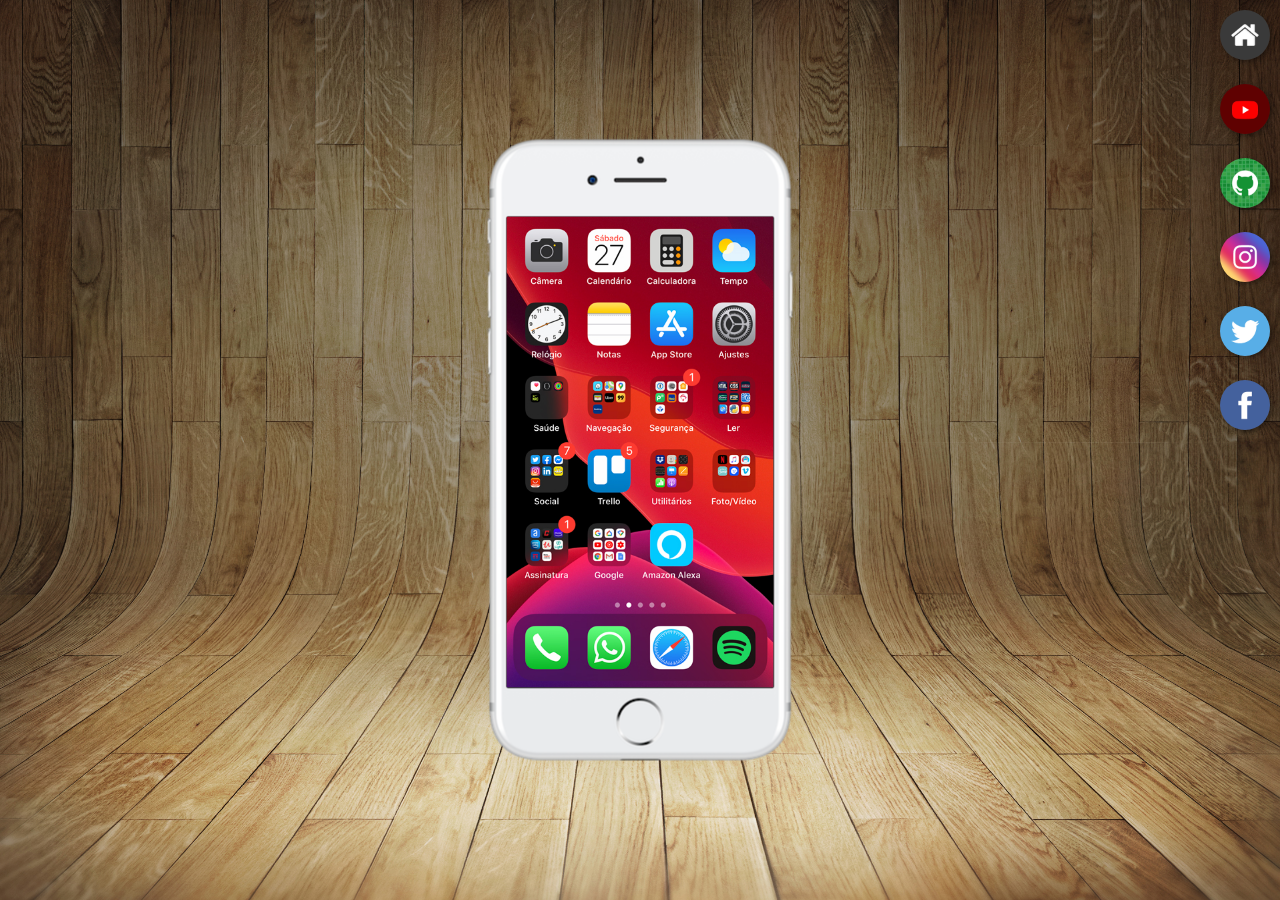
<file: index.html>
<!doctype html>
<html lang="pt-br">
  <head>
    <meta charset="UTF-8" />
    <meta name="viewport" content="width=device-width, initial-scale=1.0" />
    <link rel="shortcut icon" href="favicon.ico" type="image/x-icon" />
    <title>Projeto Redes Sociais</title>
    <link rel="stylesheet" href="estilos/style.css" />
  </head>
  <body>
    <main>
      <section id="telefone">
        <iframe src="home.html" name="tela" id="tela" frameborder="0">
          Seu navegador não é compatível com isso.
        </iframe>
      </section>
      <section id="redes-sociais">
        <a href="home.html" target="tela"><img src="imagens/logo-home.jpg" alt="HOME"></a><br>
        <a href="youtube.html" target="tela"> <img src="imagens/logo-youtube.jpg" alt="YouTube"></a><br>
        <a href="github.html" target="tela"><img src="imagens/logo-github.jpg" alt="GitHub"></a><br>
        <a href="instagram.html" target="tela"><img src="imagens/logo-instagram.jpg" alt="Instagram"></a><br>
        <a href="twitter.html" target="tela"><img src="imagens/logo-twitter.jpg" alt="Twitter"></a><br>
        <a href="facebook.html" target="tela"><img src="imagens/logo-facebook.jpg" alt="Facebook"></a>
      </section>
    </main>
  </body>
</html>
</file>
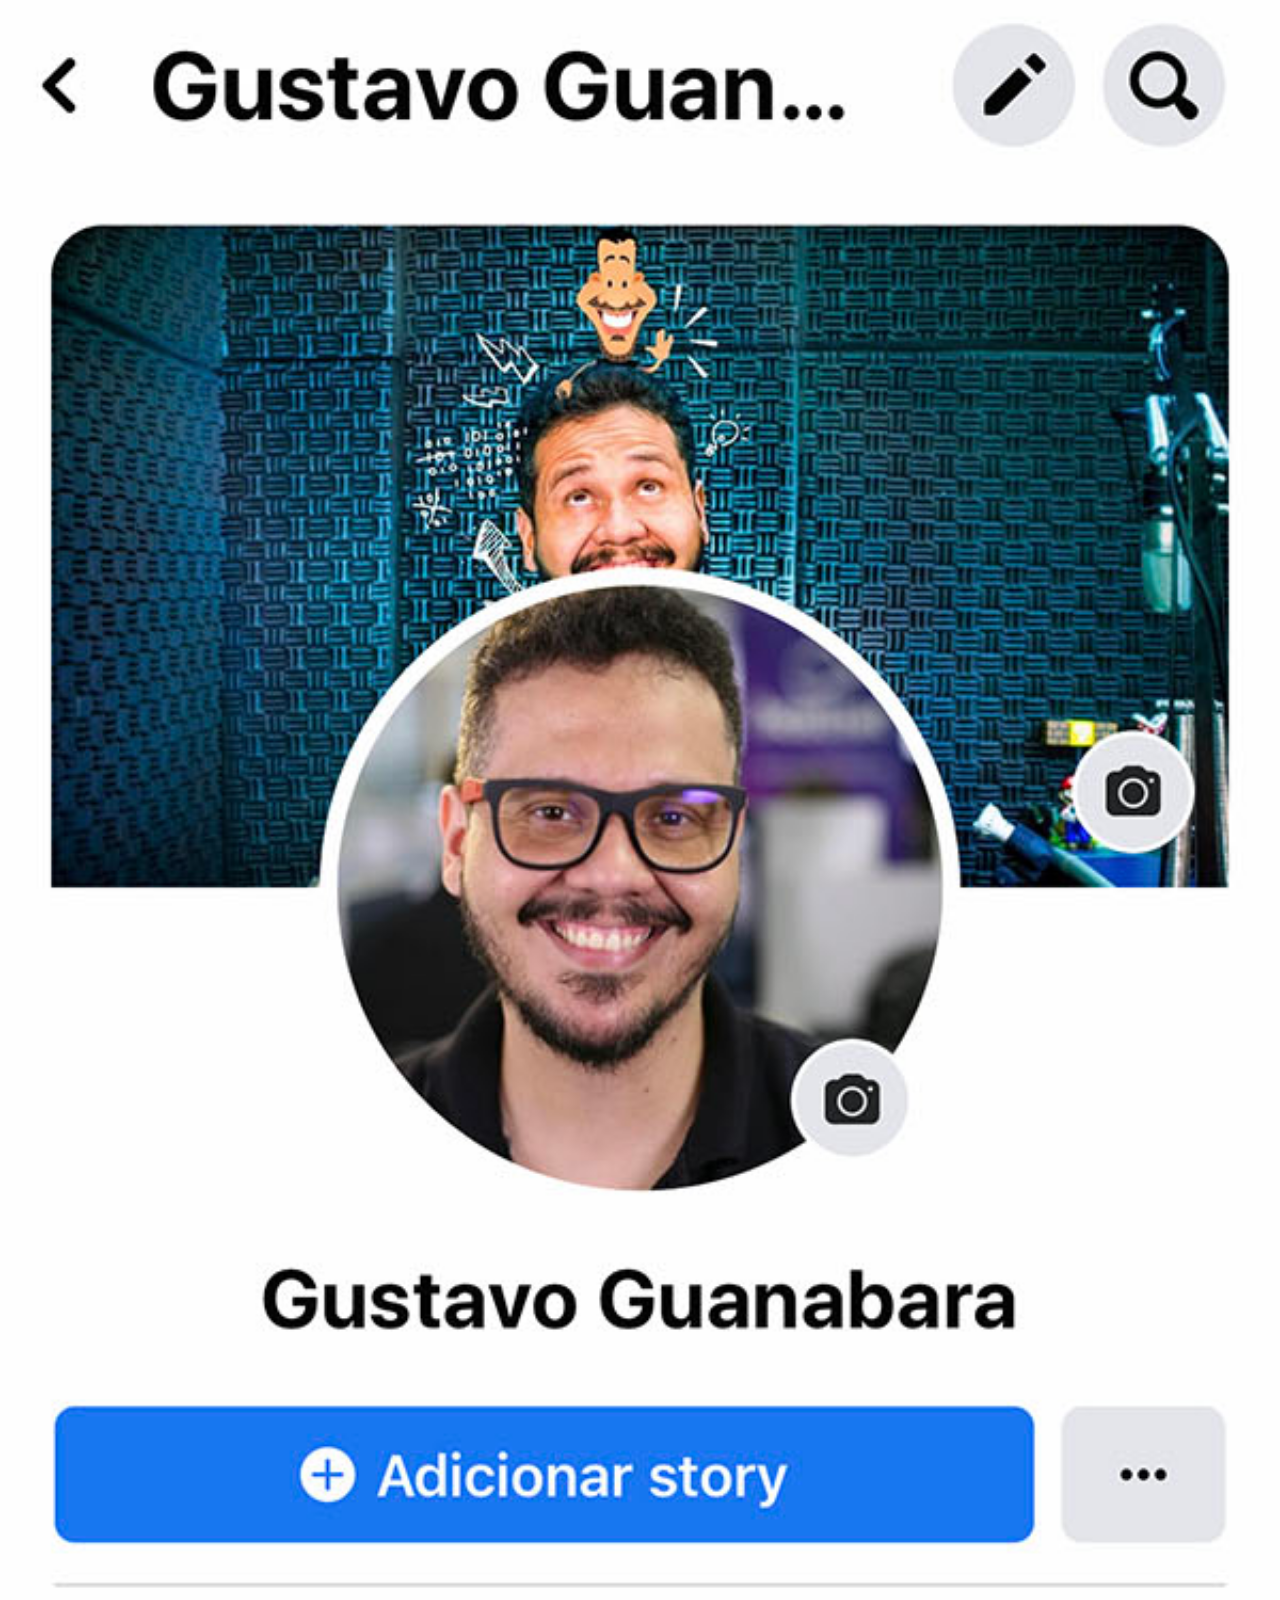
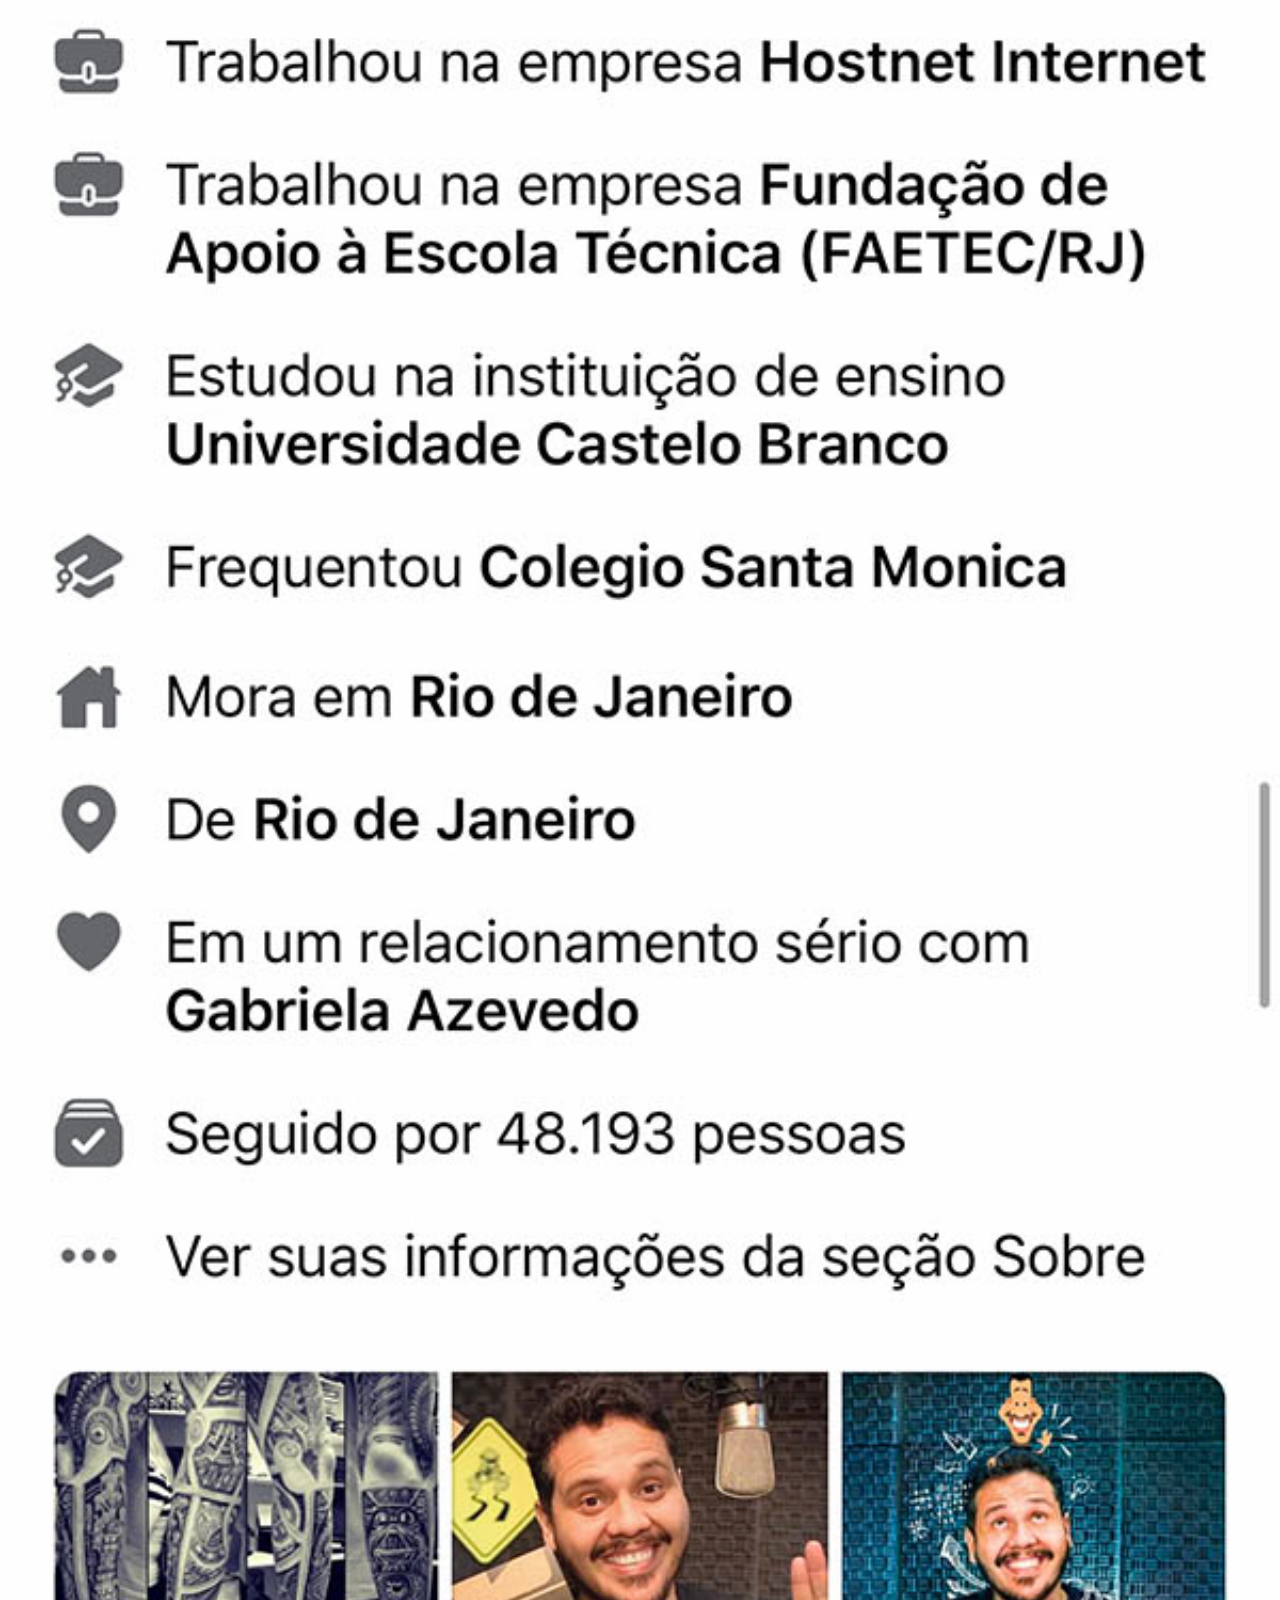
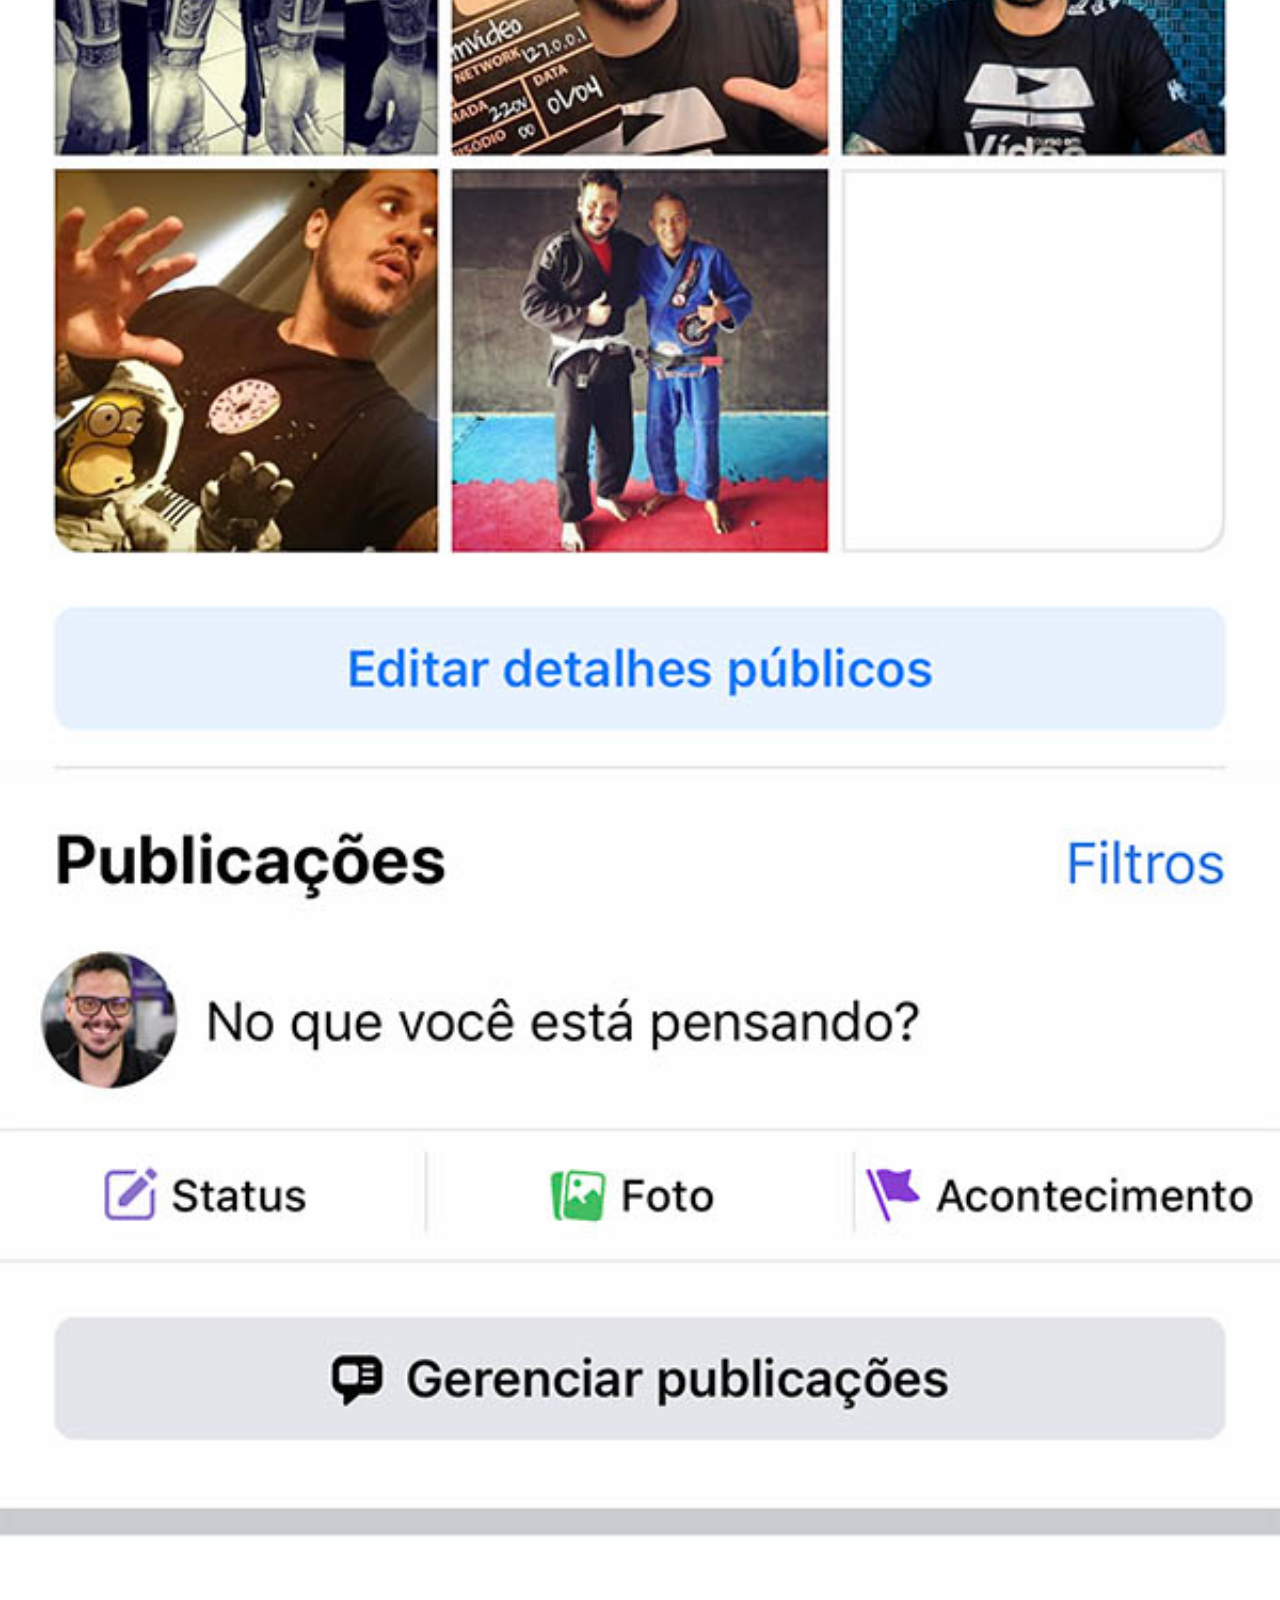
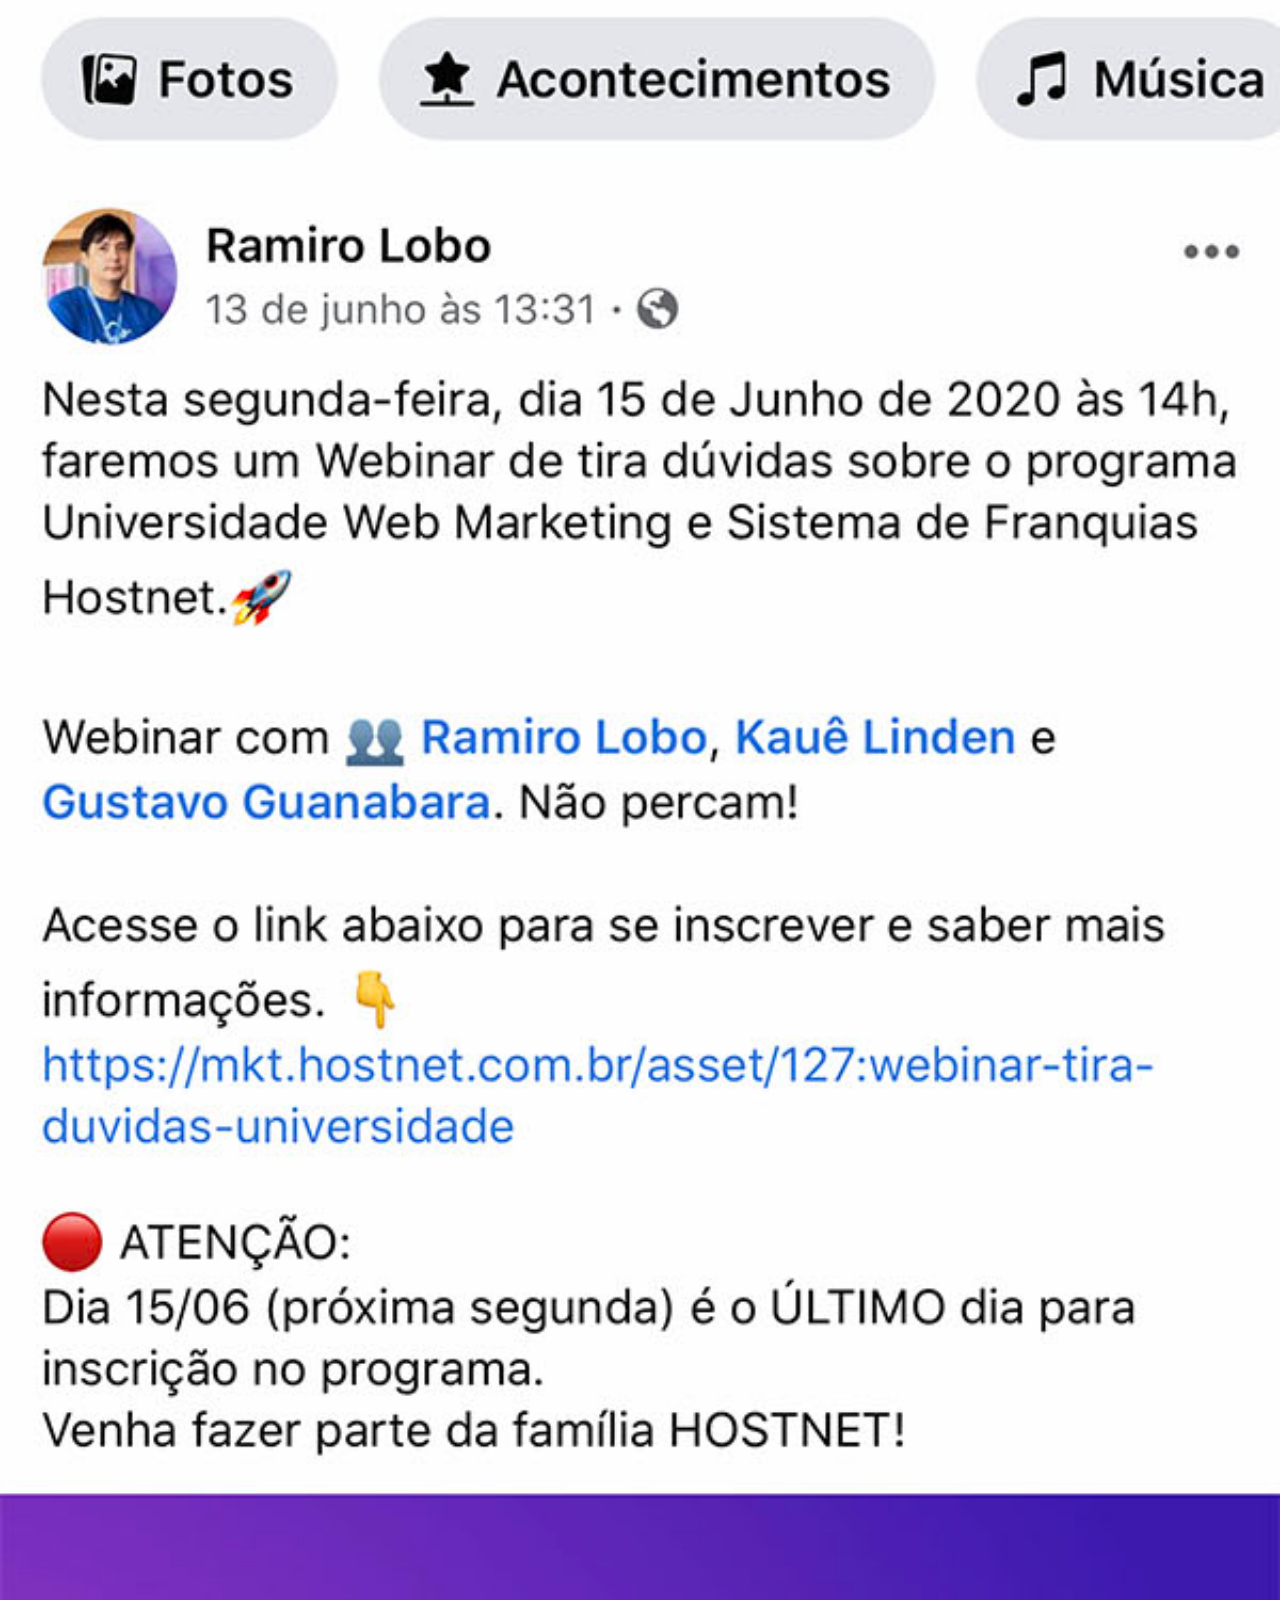
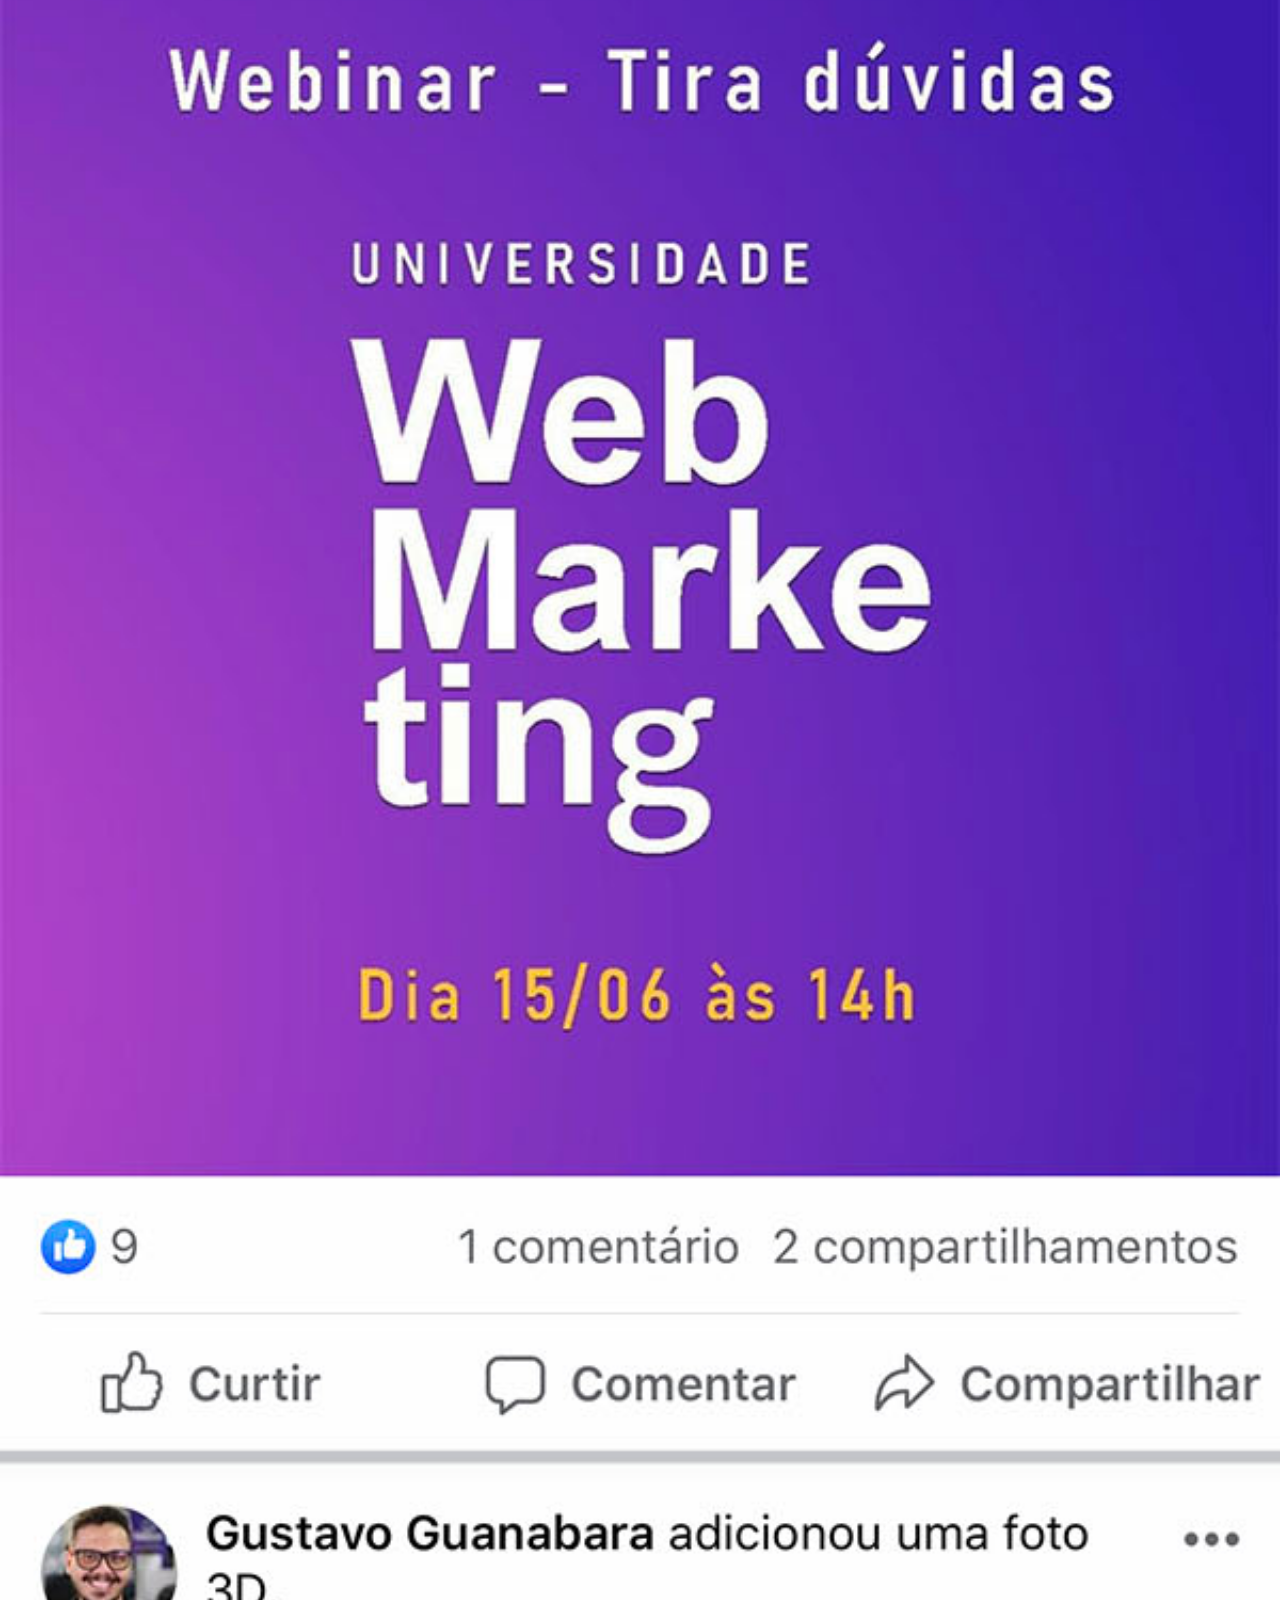
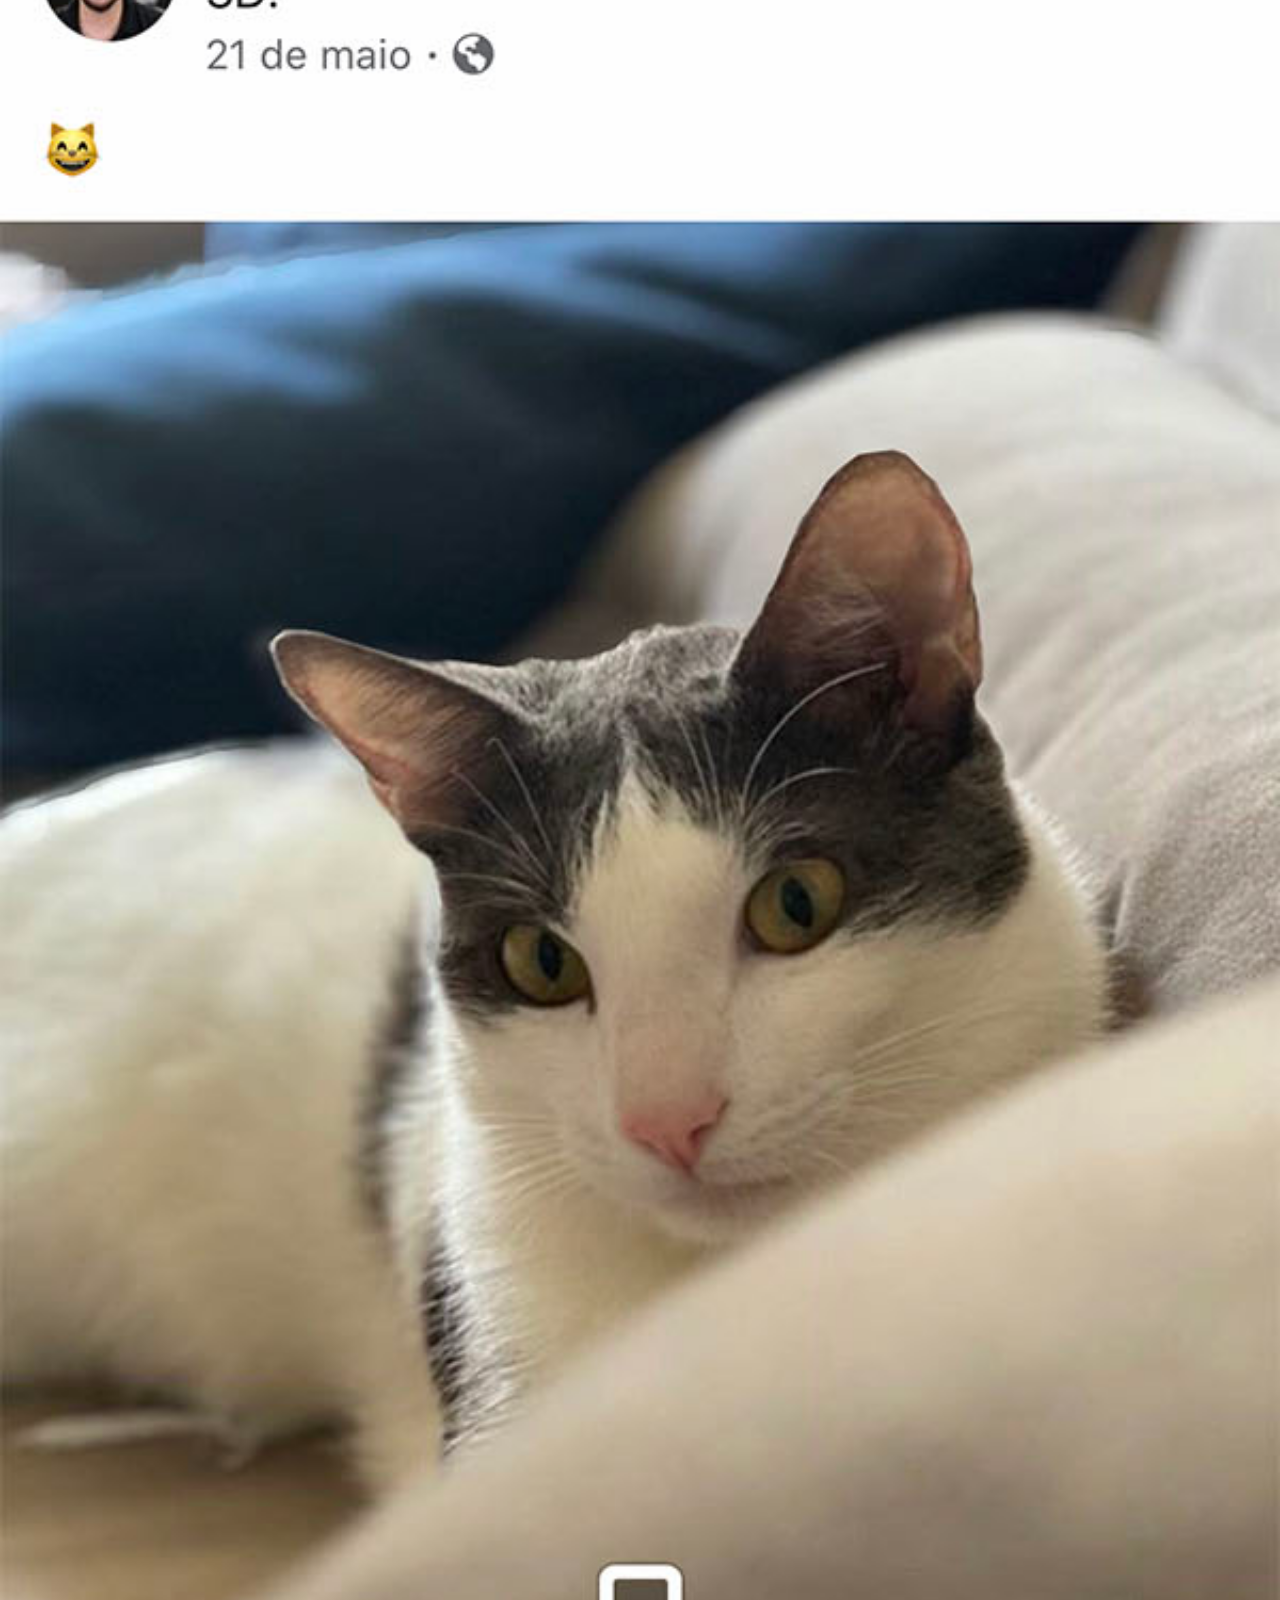
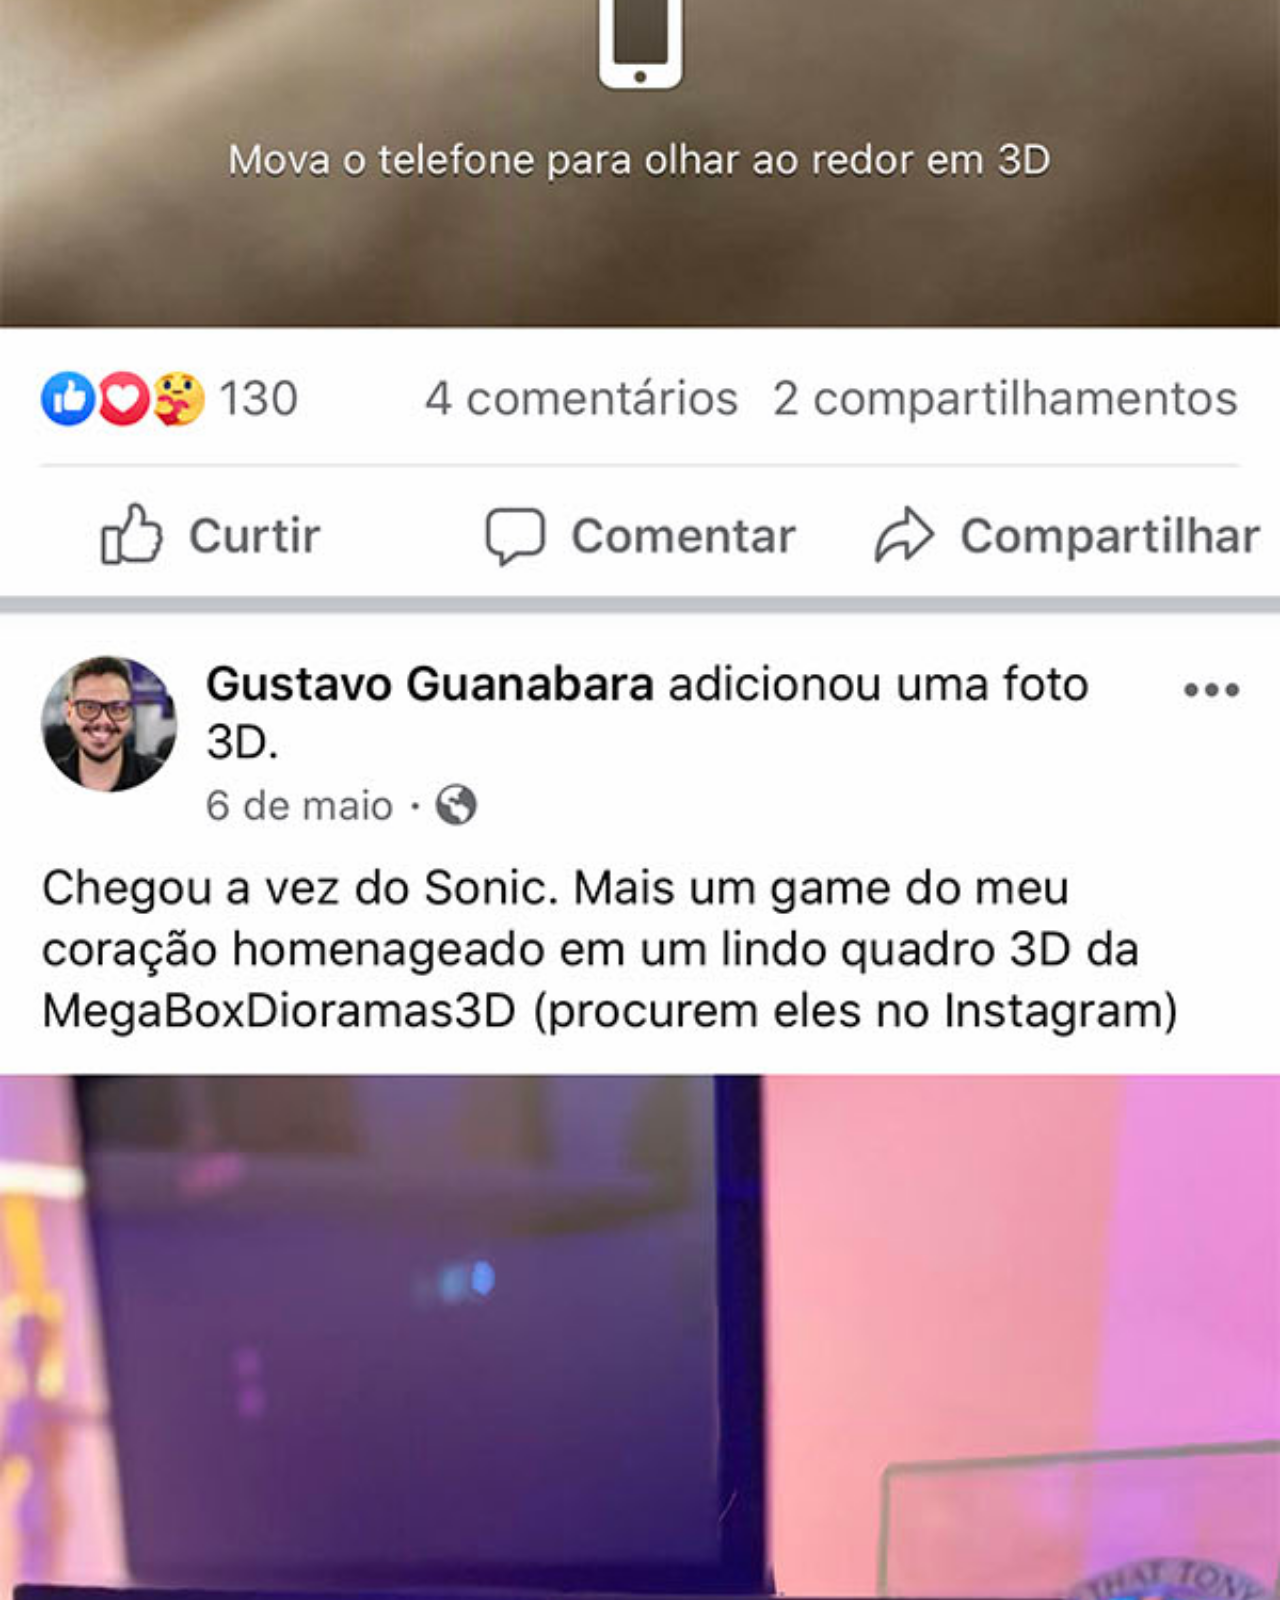
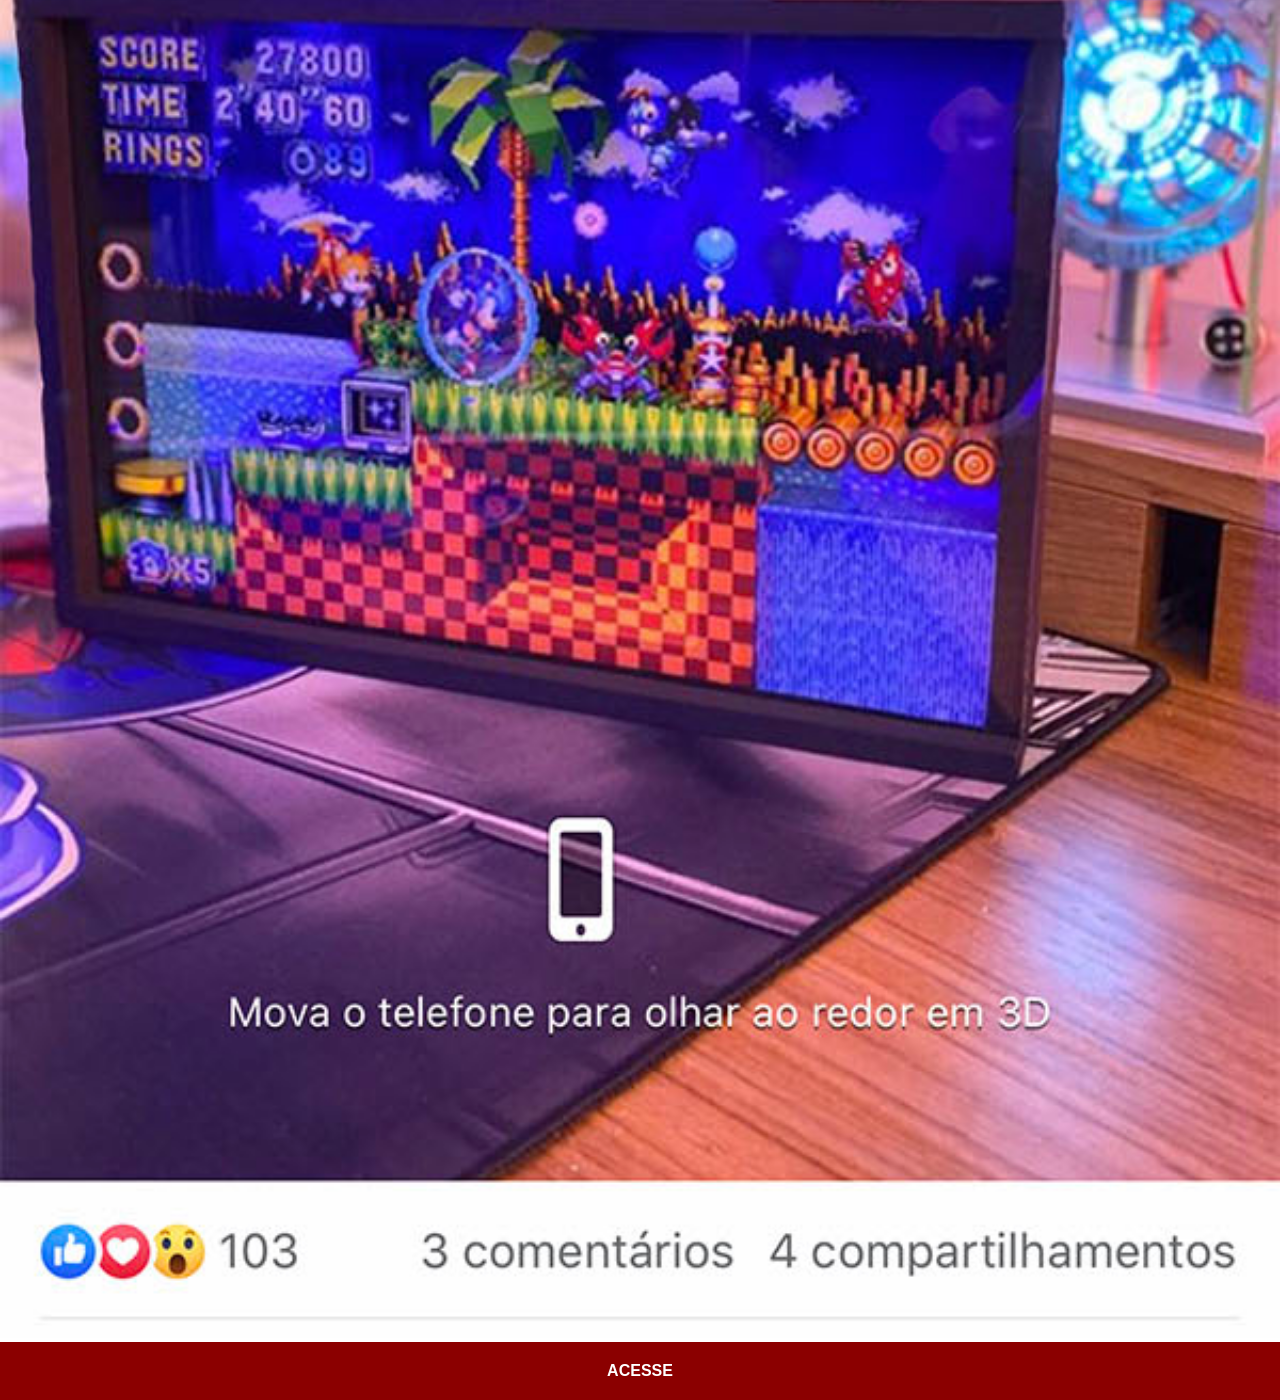
<file: facebook.html>
<!DOCTYPE html>
<html lang="pt-br">
<head>
  <meta charset="UTF-8">
  <meta name="viewport" content="width=device-width, initial-scale=1.0">
  <title>facebook</title>
  <link rel="stylesheet" href="estilos/social.css">
</head>
<body>
  <img src="imagens/tela-facebook.jpg" alt="">
  <a href="https://www.facebook.com/gustavoguanabara/" target="_blank">ACESSE</a>
</body>
</html>
</file>
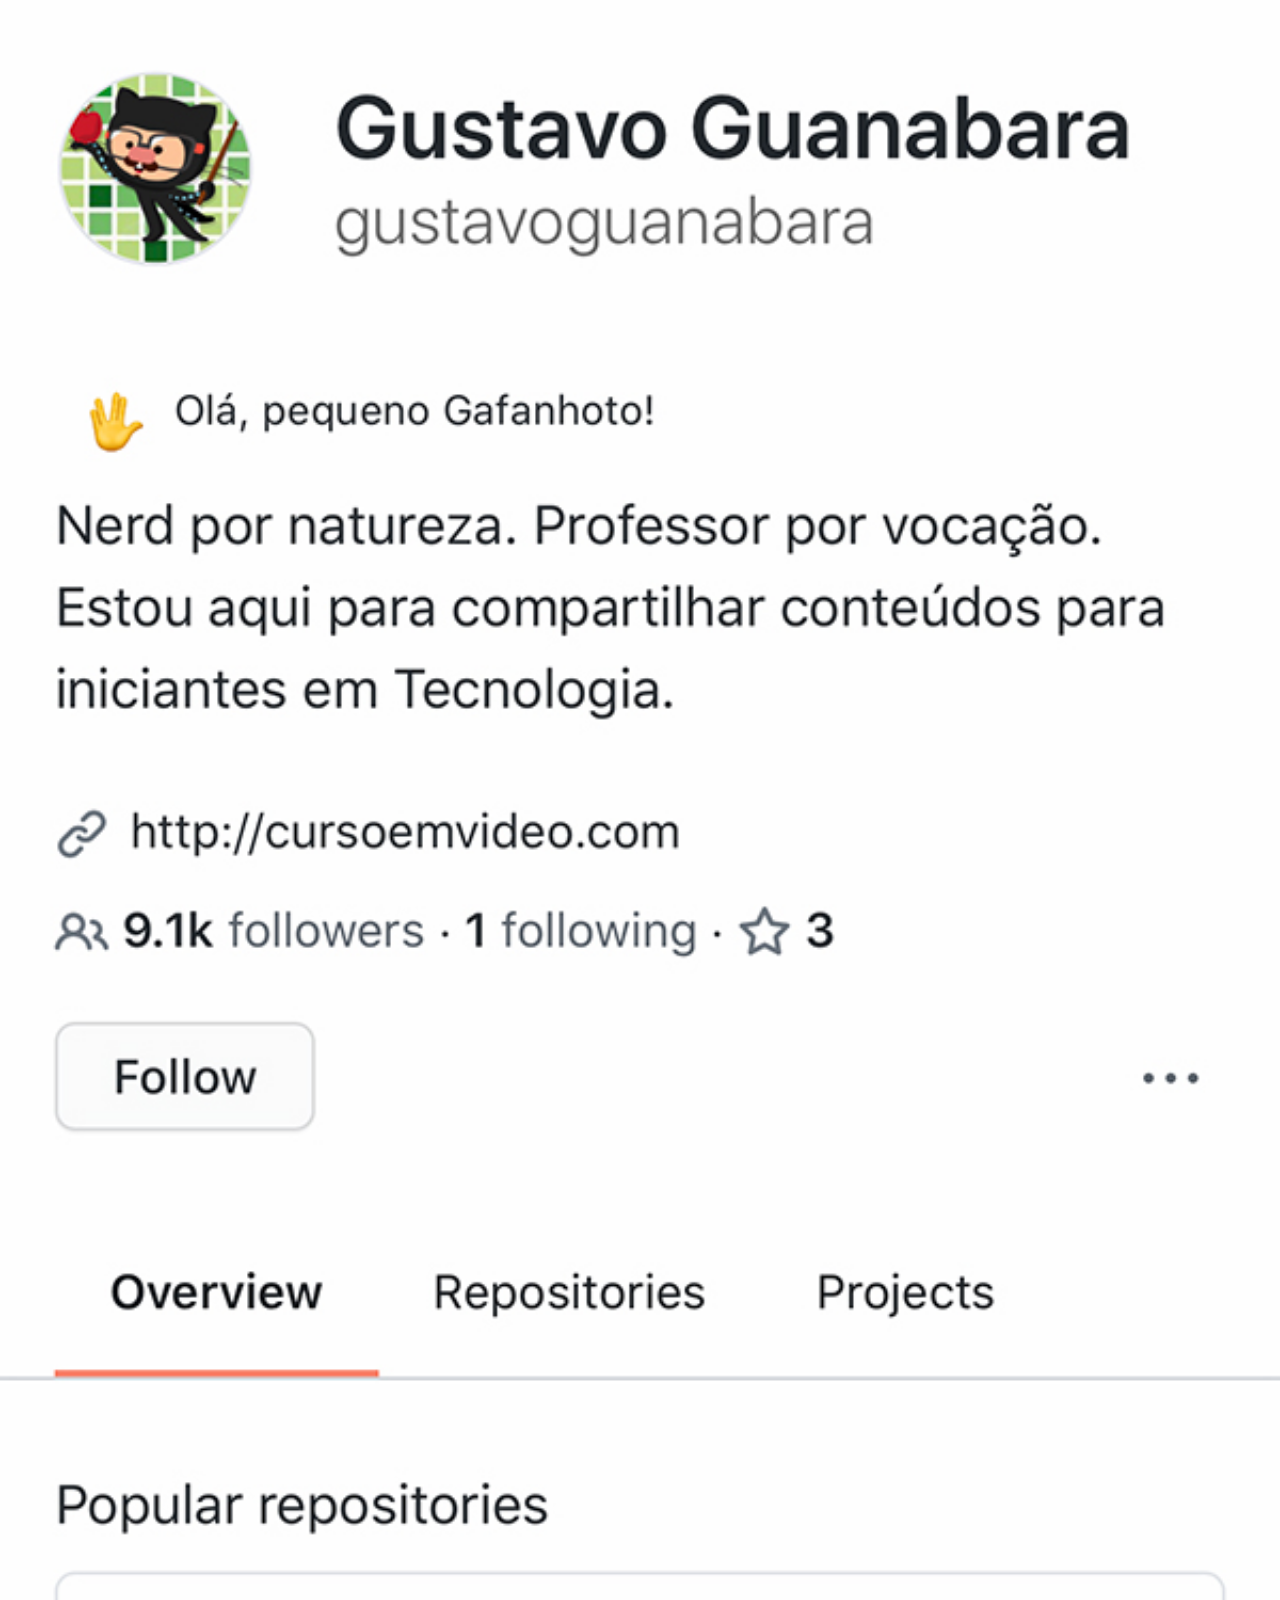
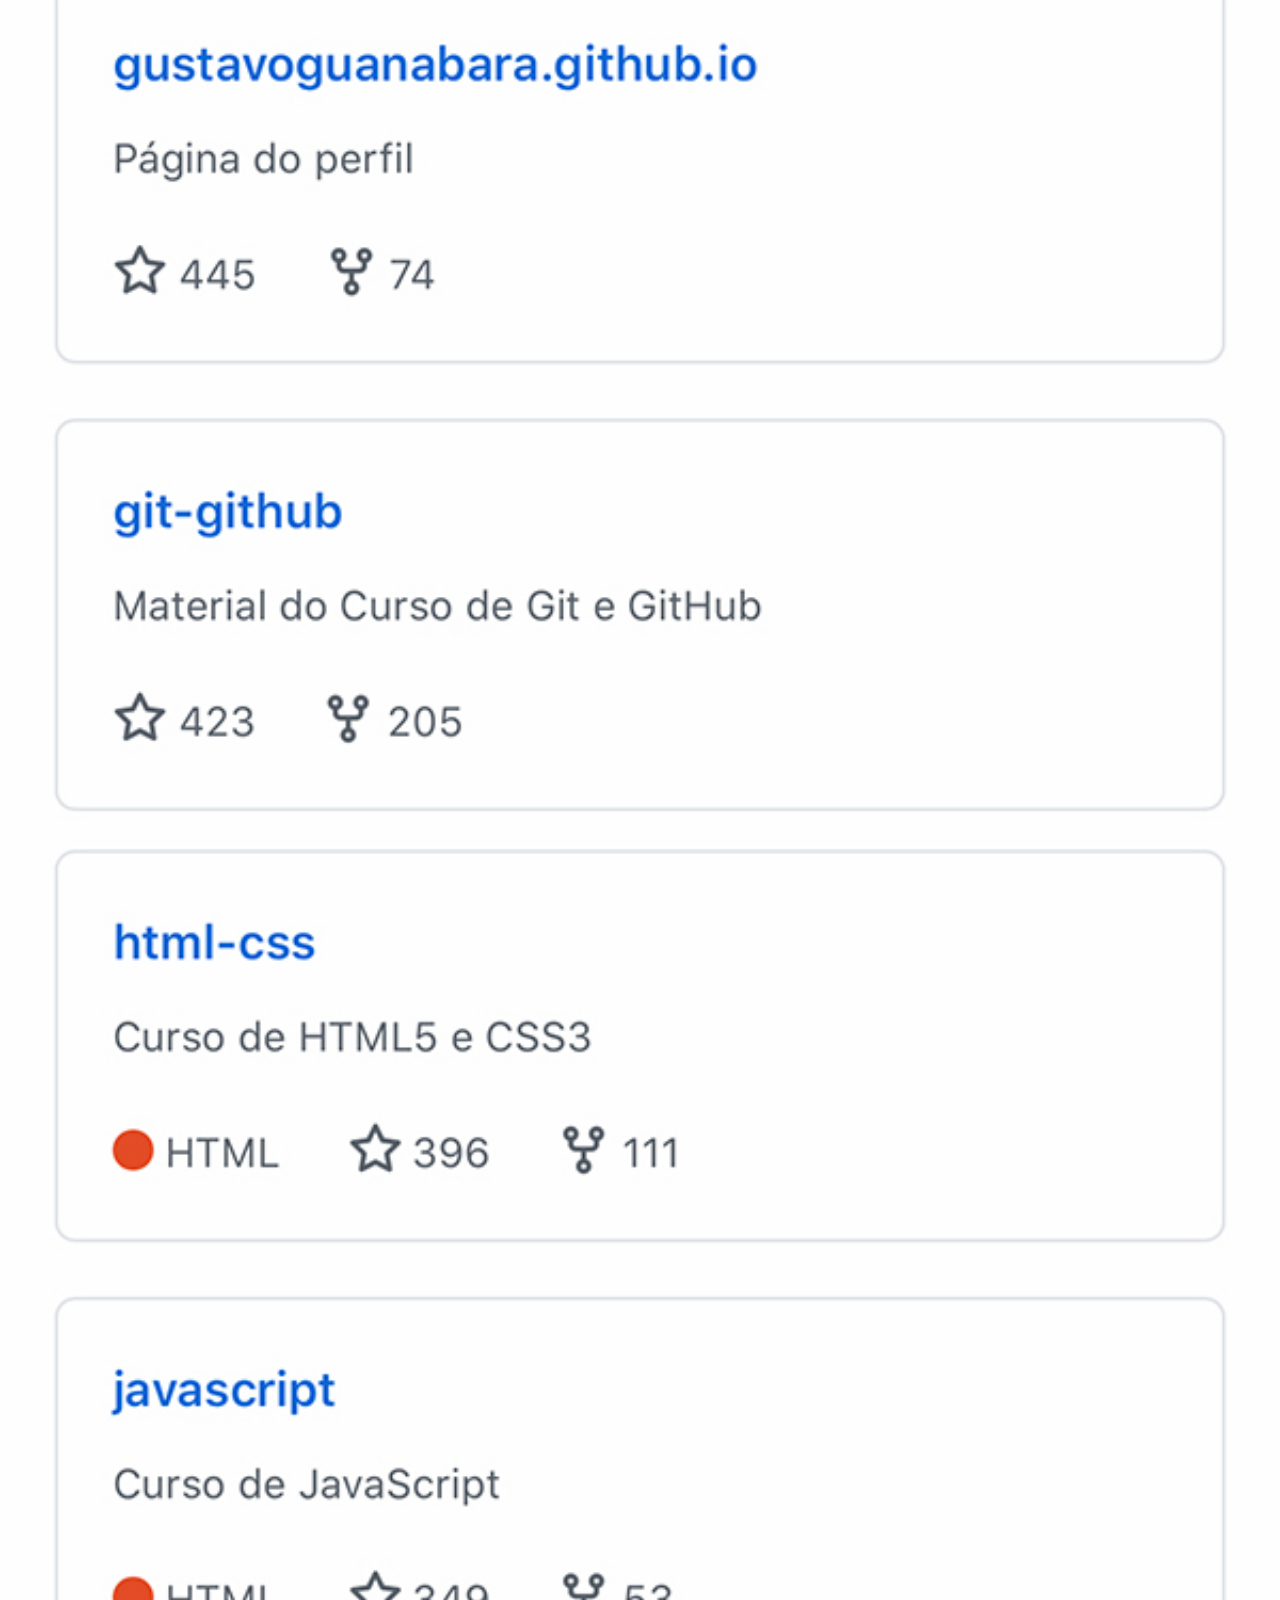
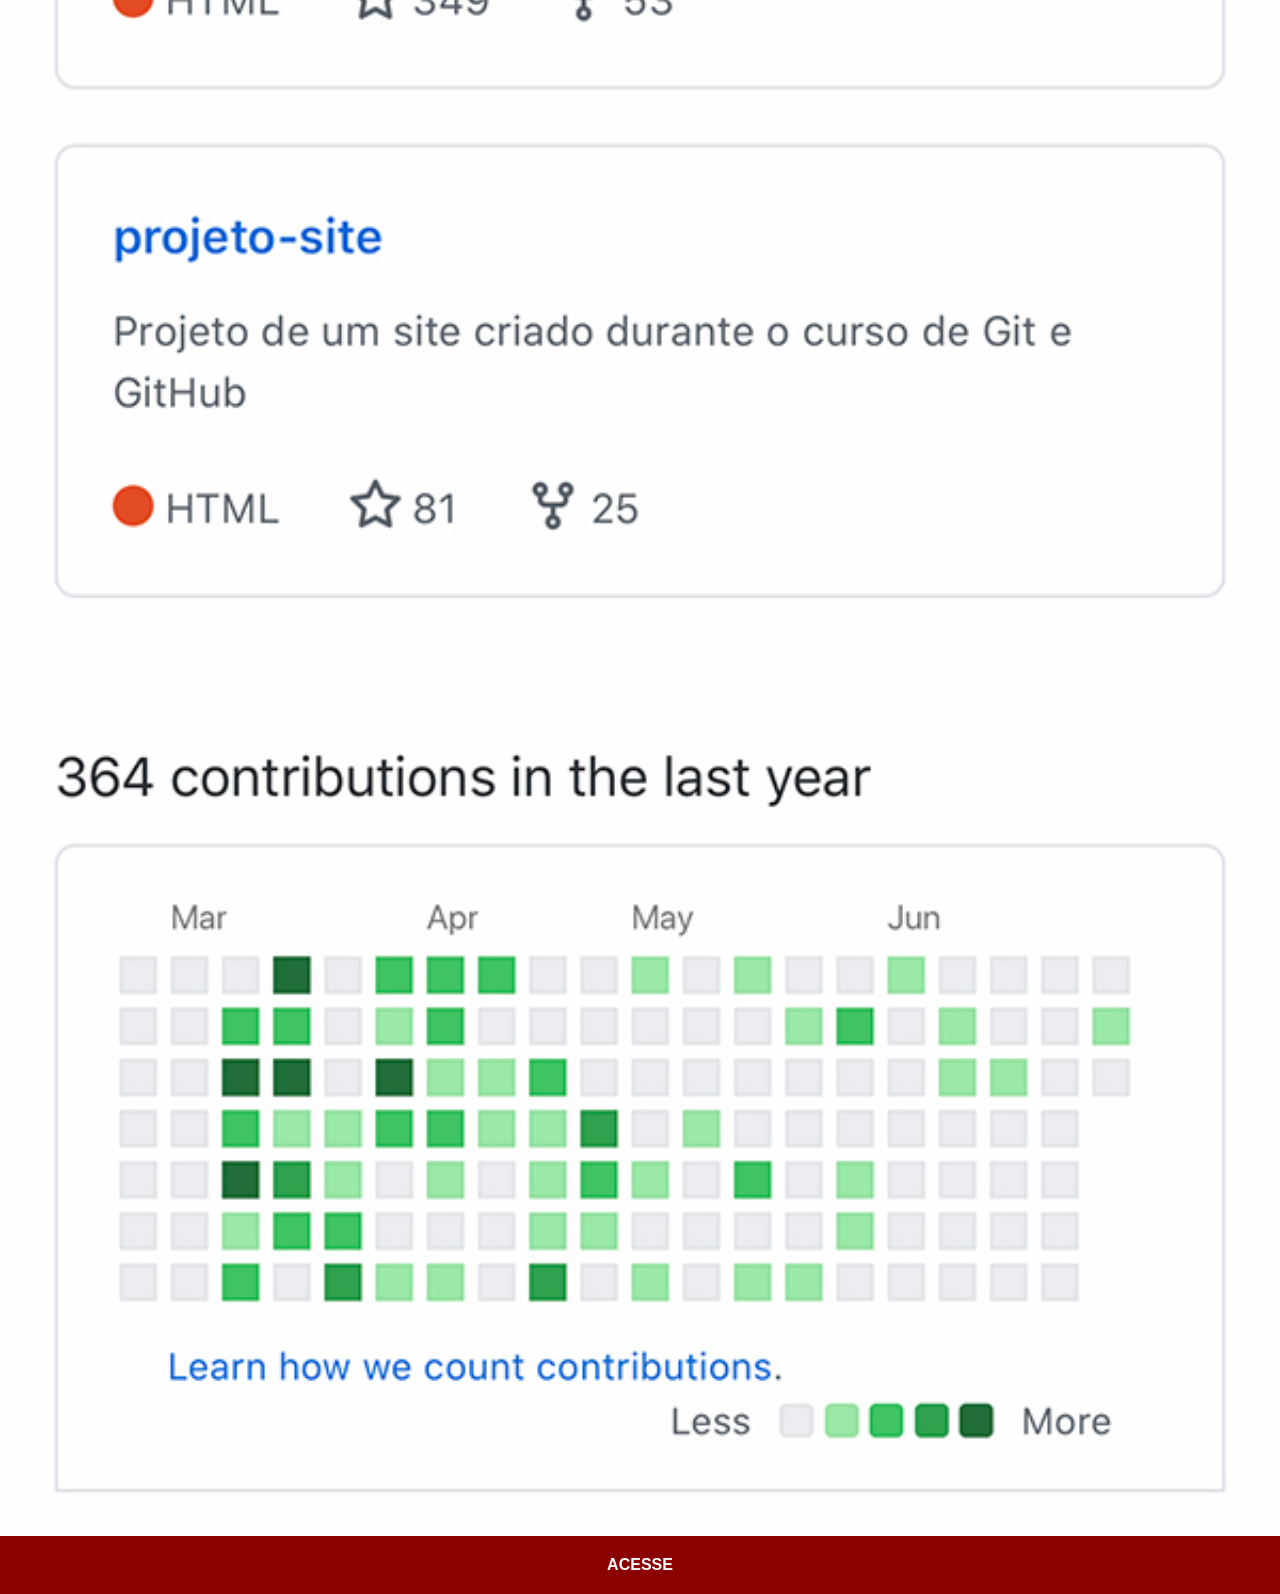
<file: github.html>
<!DOCTYPE html>
<html lang="pt-br">
<head>
  <meta charset="UTF-8">
  <meta name="viewport" content="width=device-width, initial-scale=1.0">
  <title>github</title>
  <link rel="stylesheet" href="estilos/social.css">
</head>
<body>
  <img src="imagens/tela-github.jpg" alt="">
  <a href="https://github.com/gustavoguanabara" target="_blank">ACESSE</a>
</body>
</html>
</file>
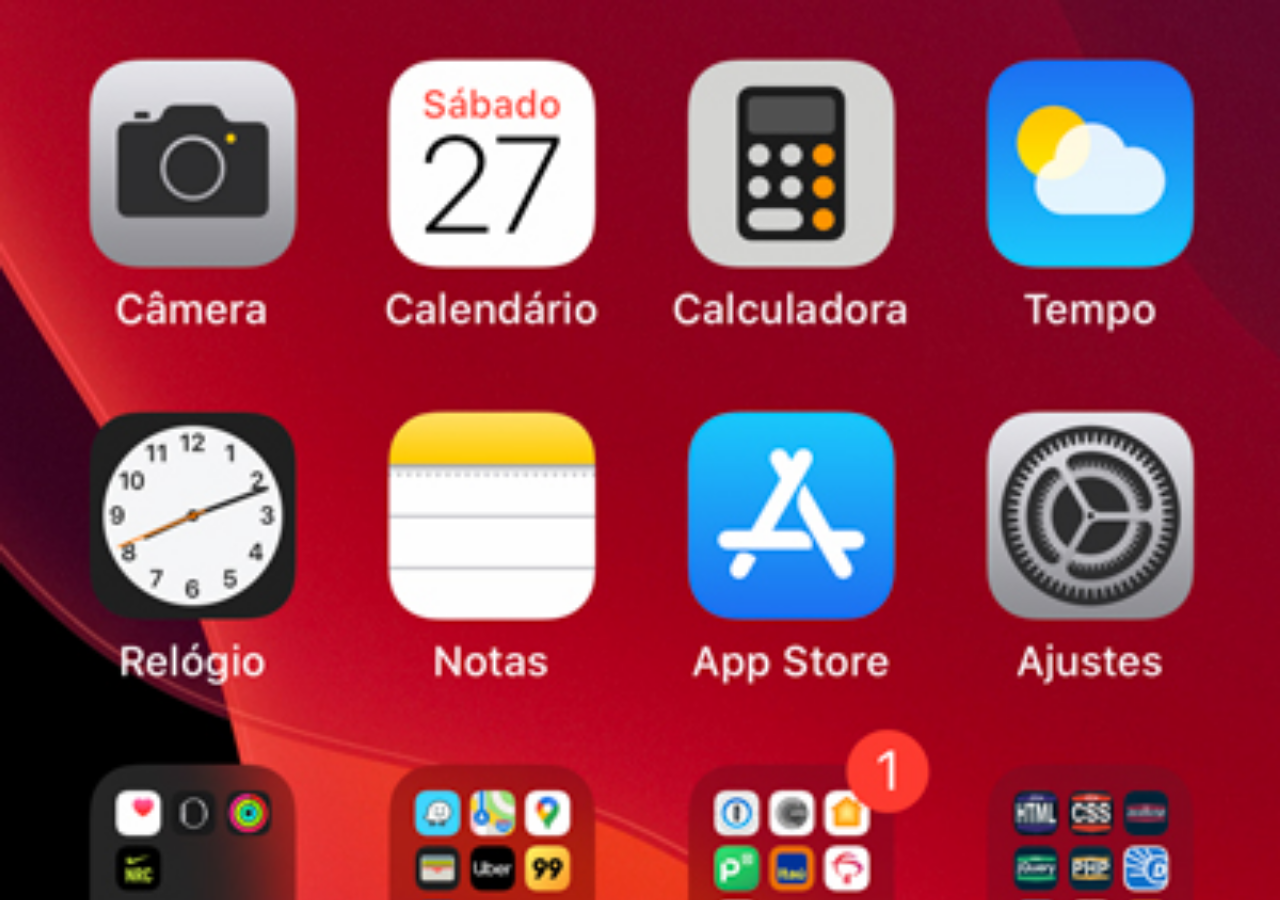
<file: home.html>
<!doctype html>
<html lang="pt-br">
  <head>
    <meta charset="UTF-8" />
    <meta name="viewport" content="width=device-width, initial-scale=1.0" />
    <title>home</title>
  </head>
  <style>
    * {
      margin: 0px;
      padding: 0px;
    }

    body {
      width: 100vw;
      height: 100vh;
      background: url("imagens/tela-home.jpg") no-repeat top center;
      background-size: cover;
    }
  </style>
  <body></body>
</html>
</file>
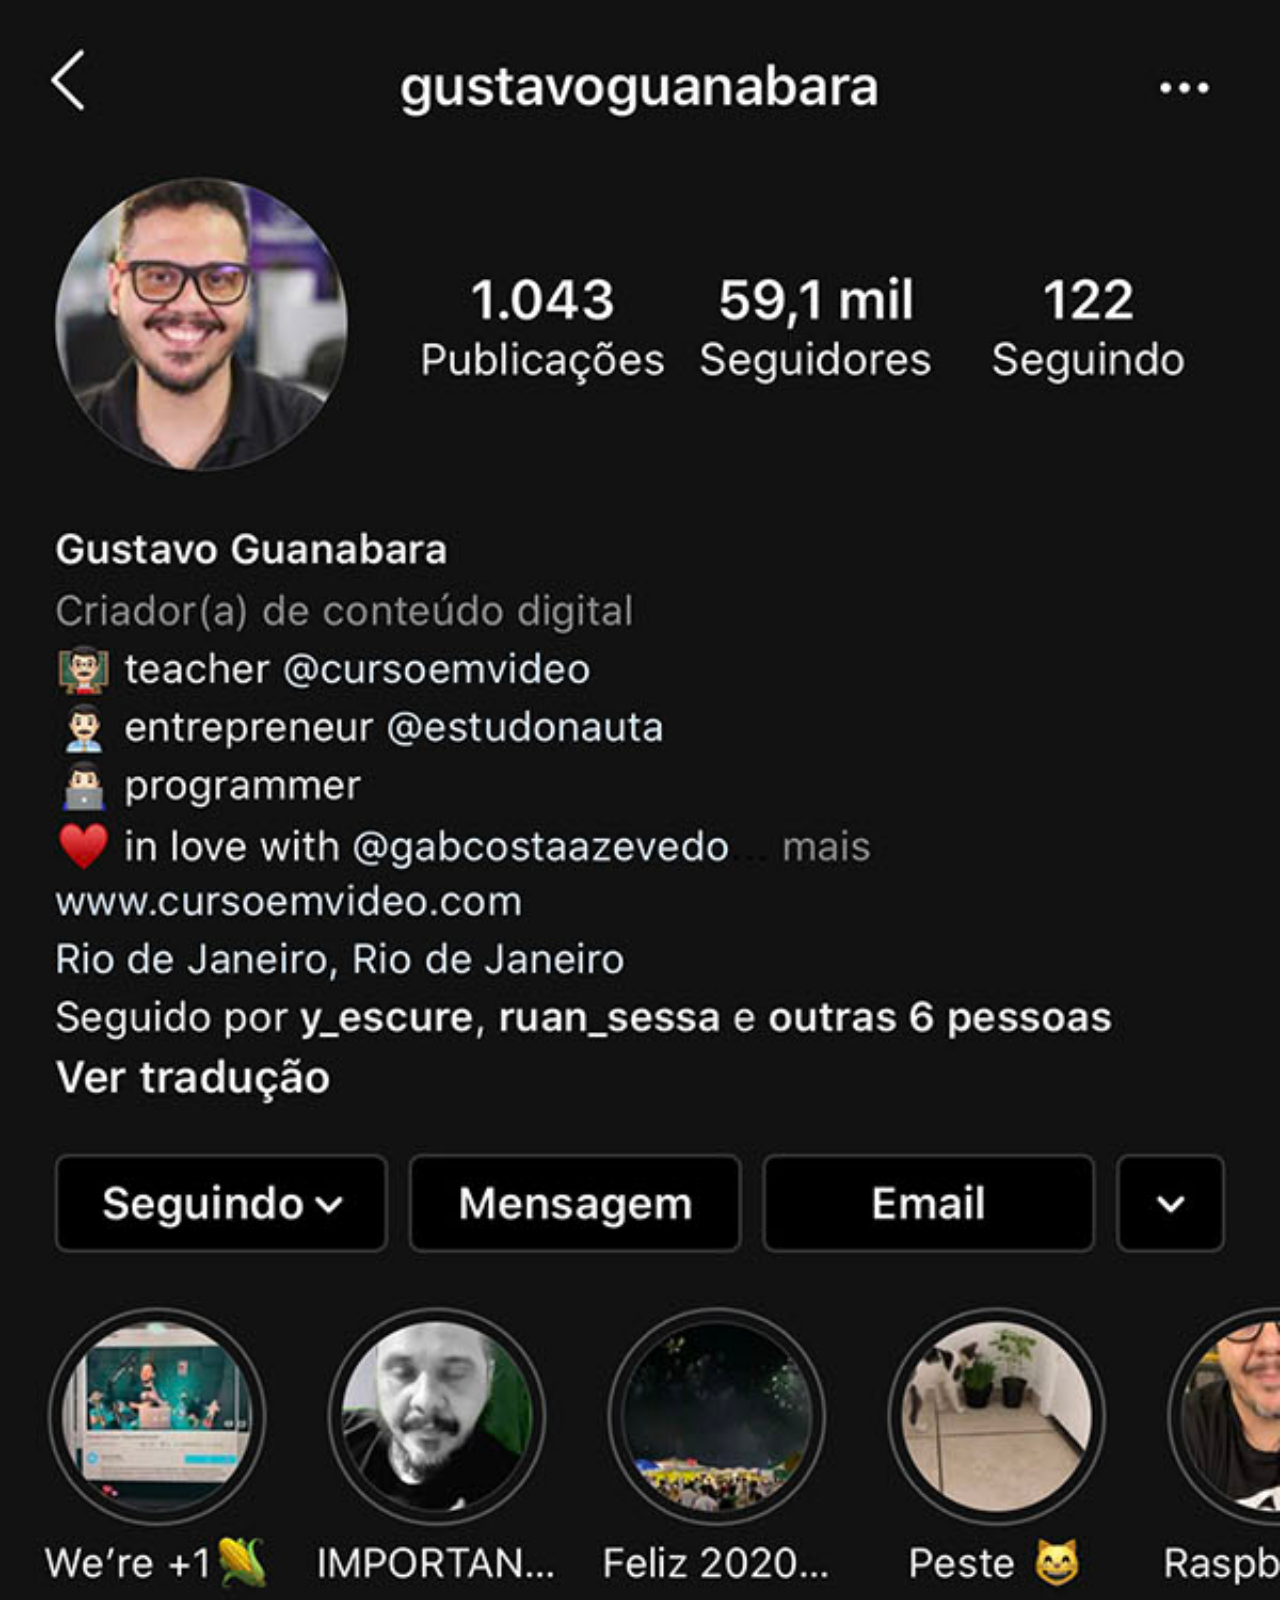
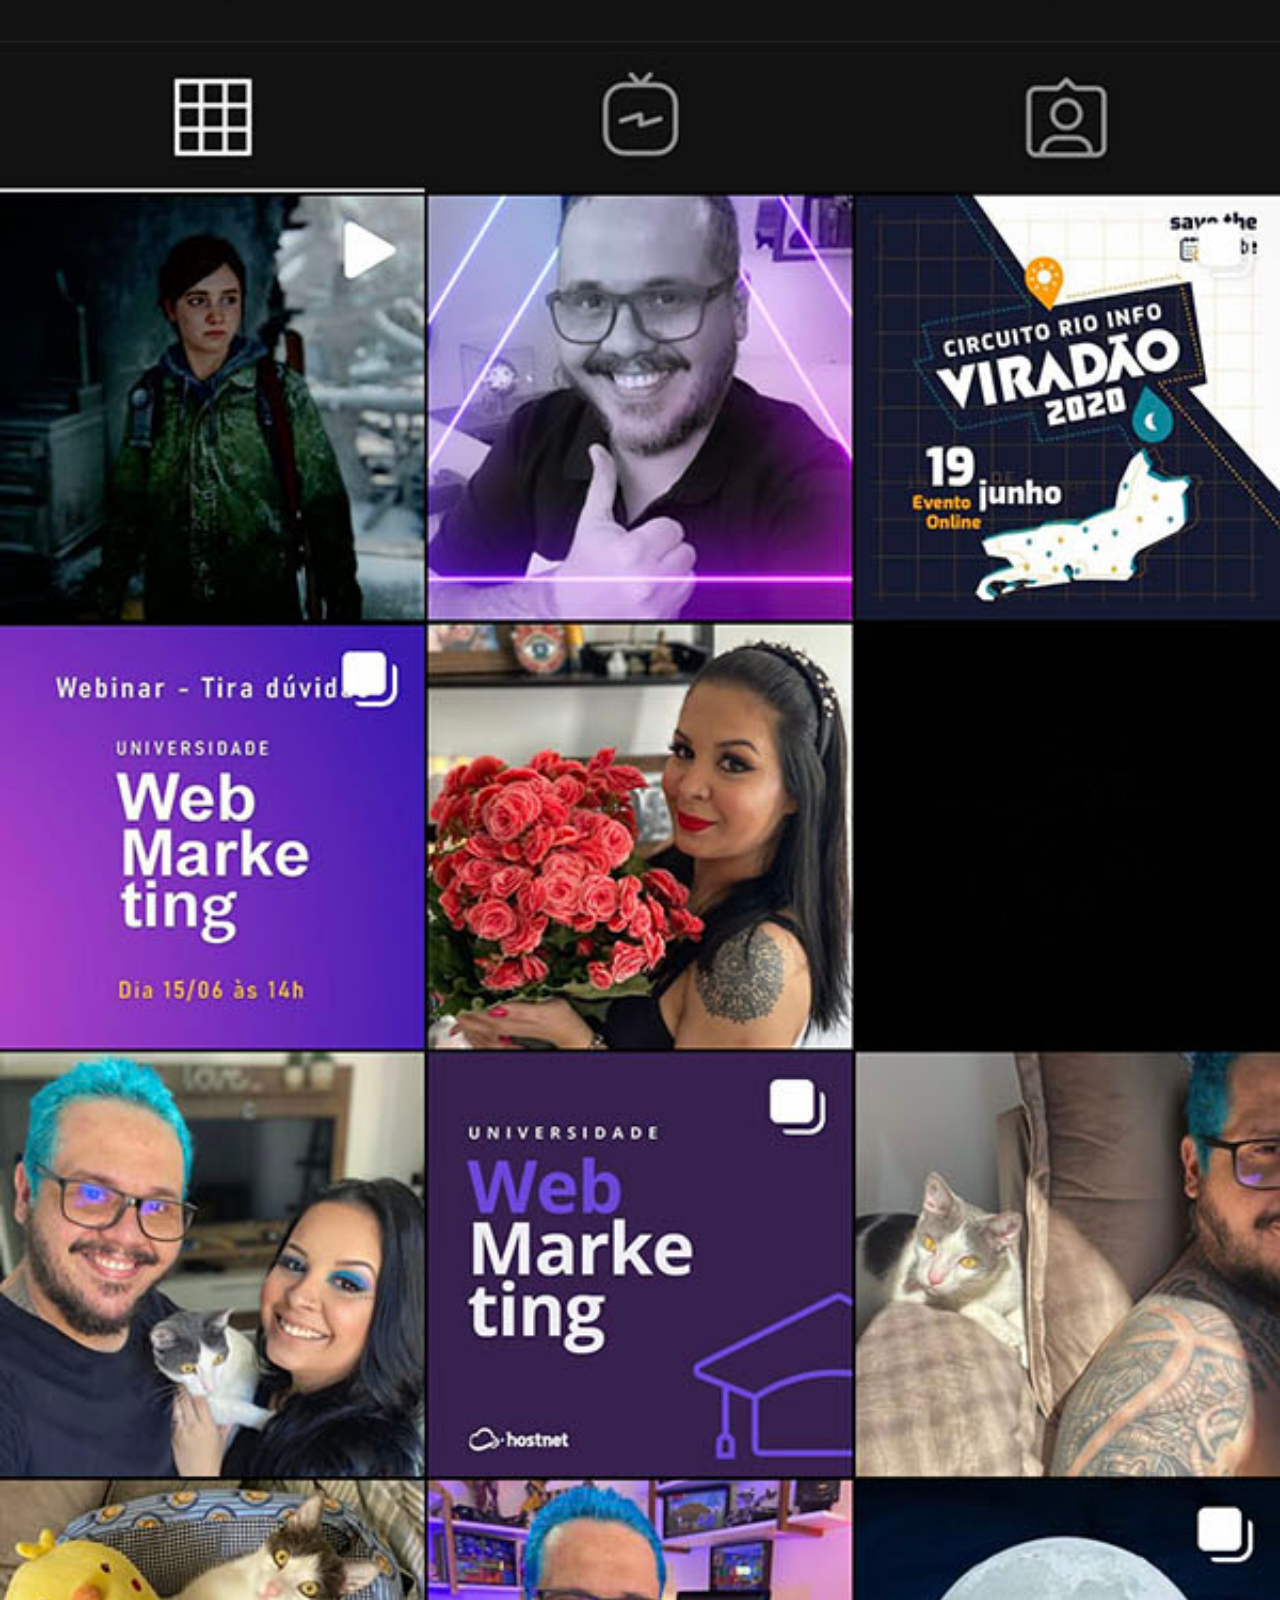
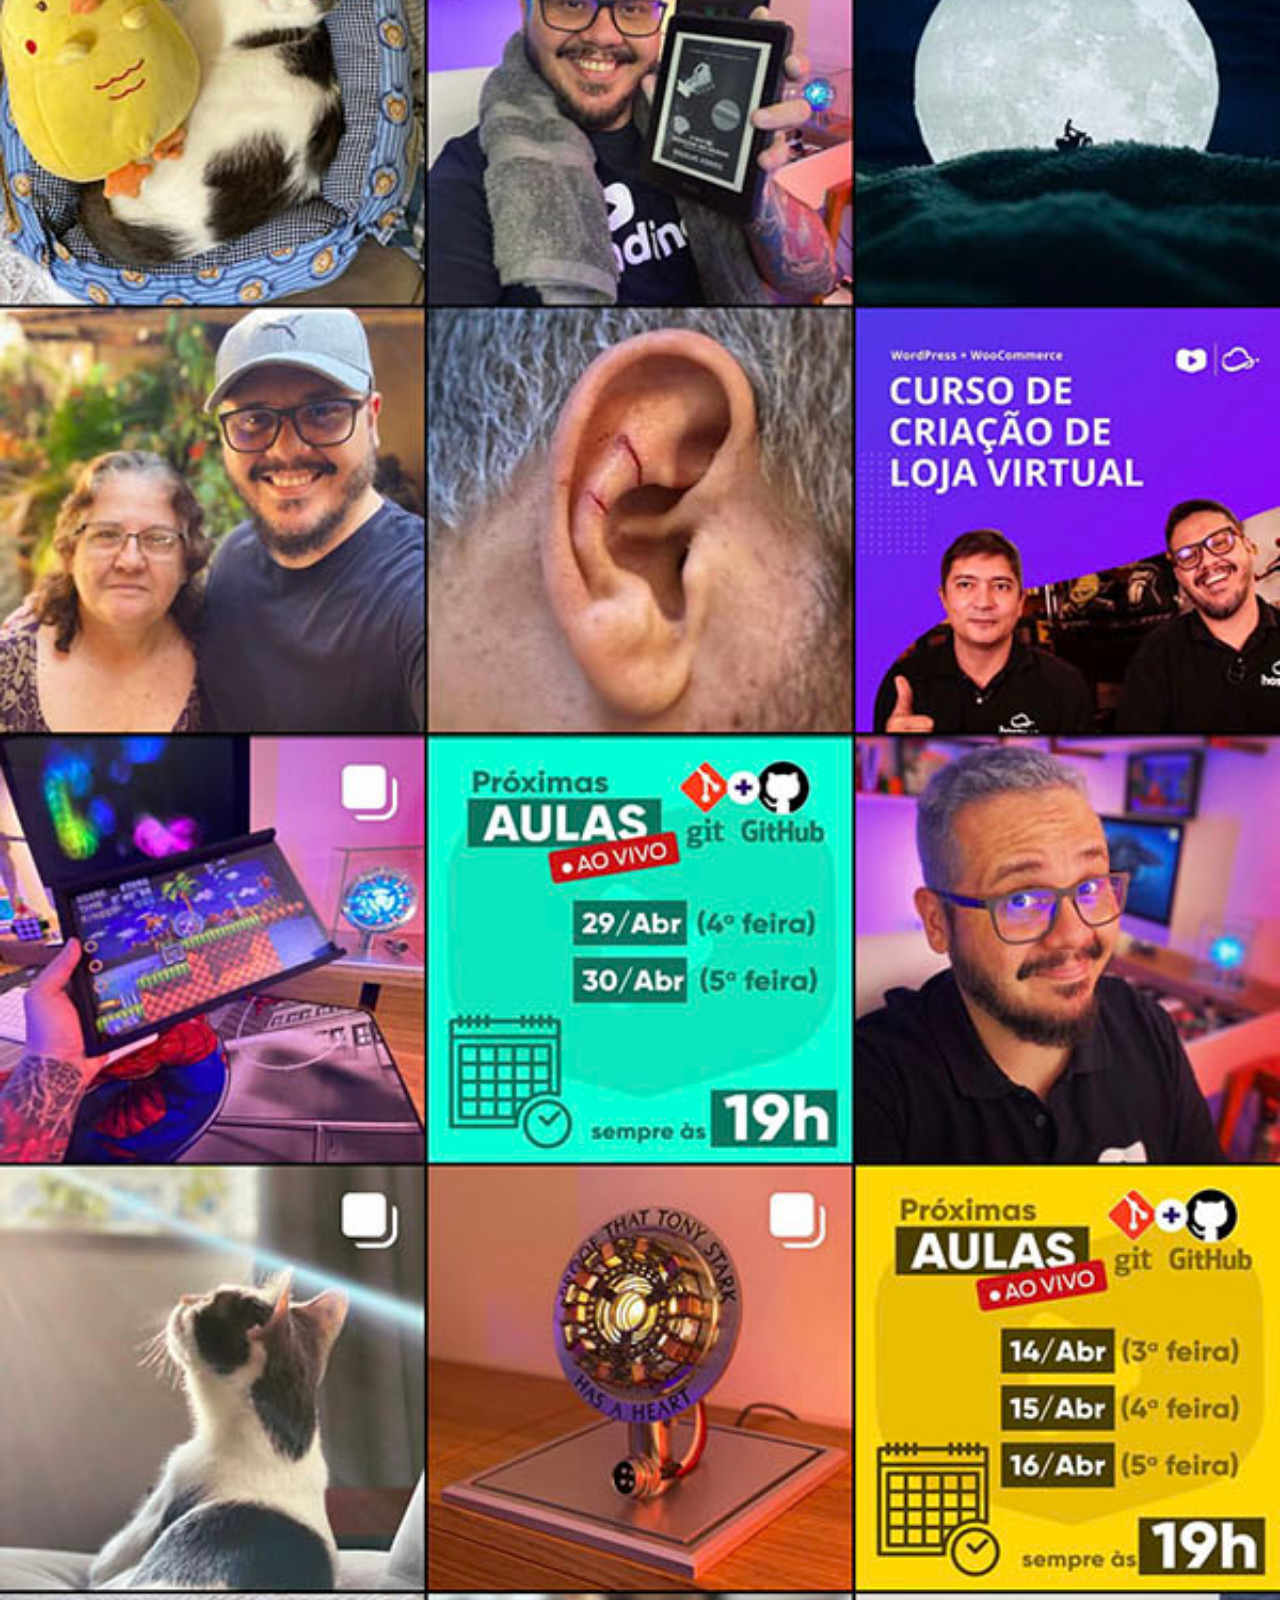
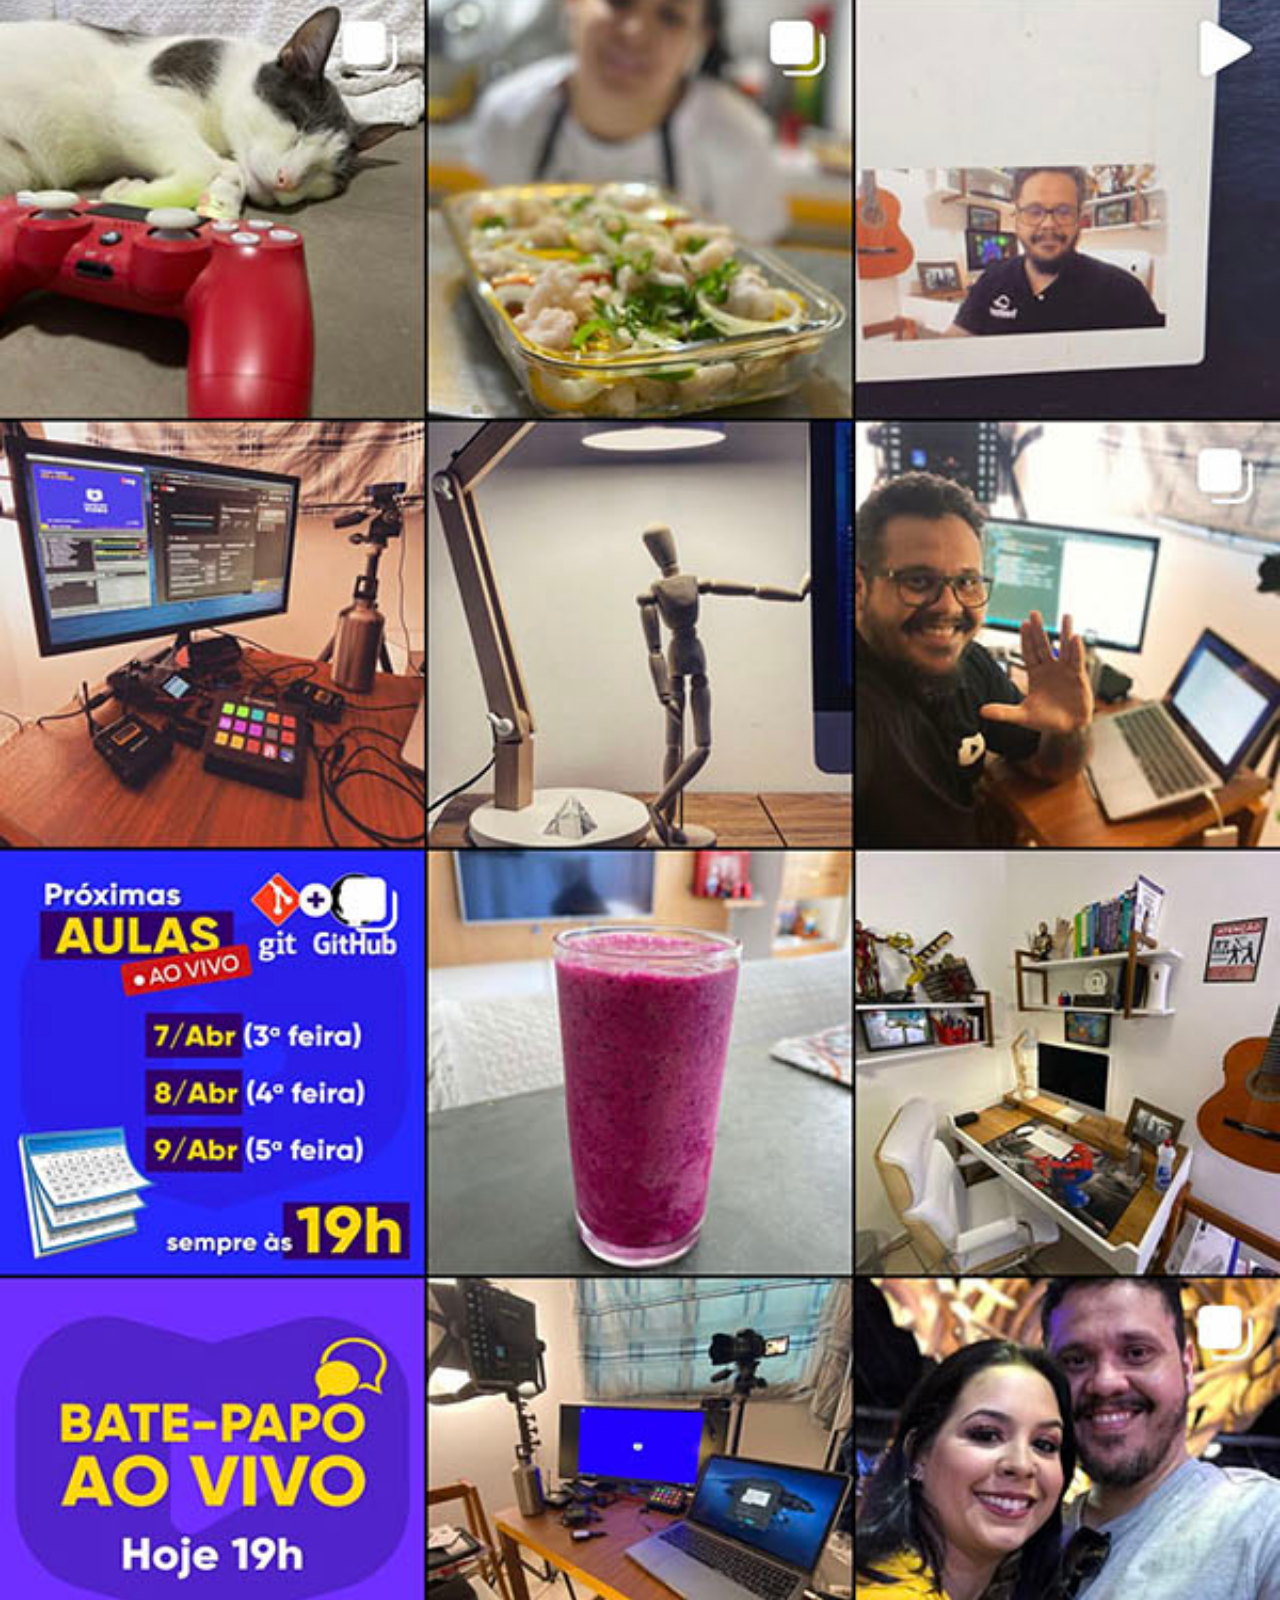
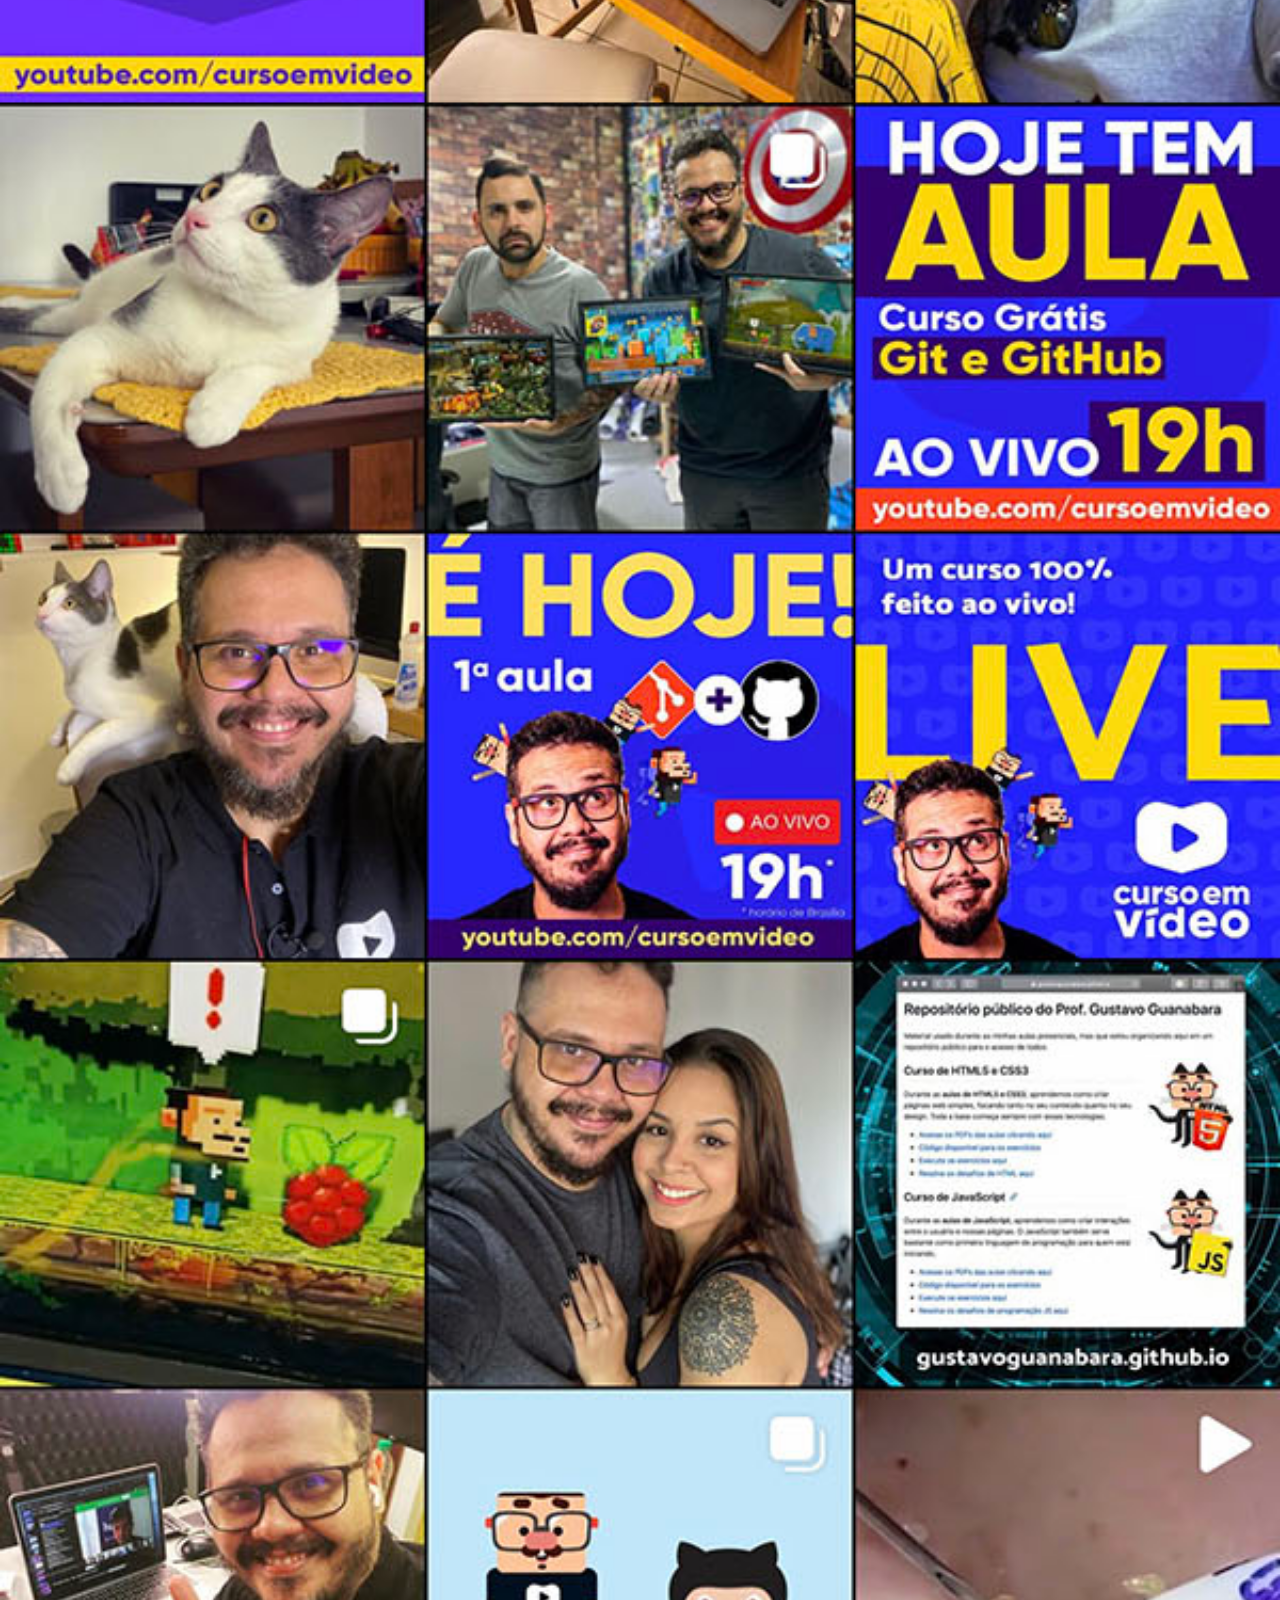
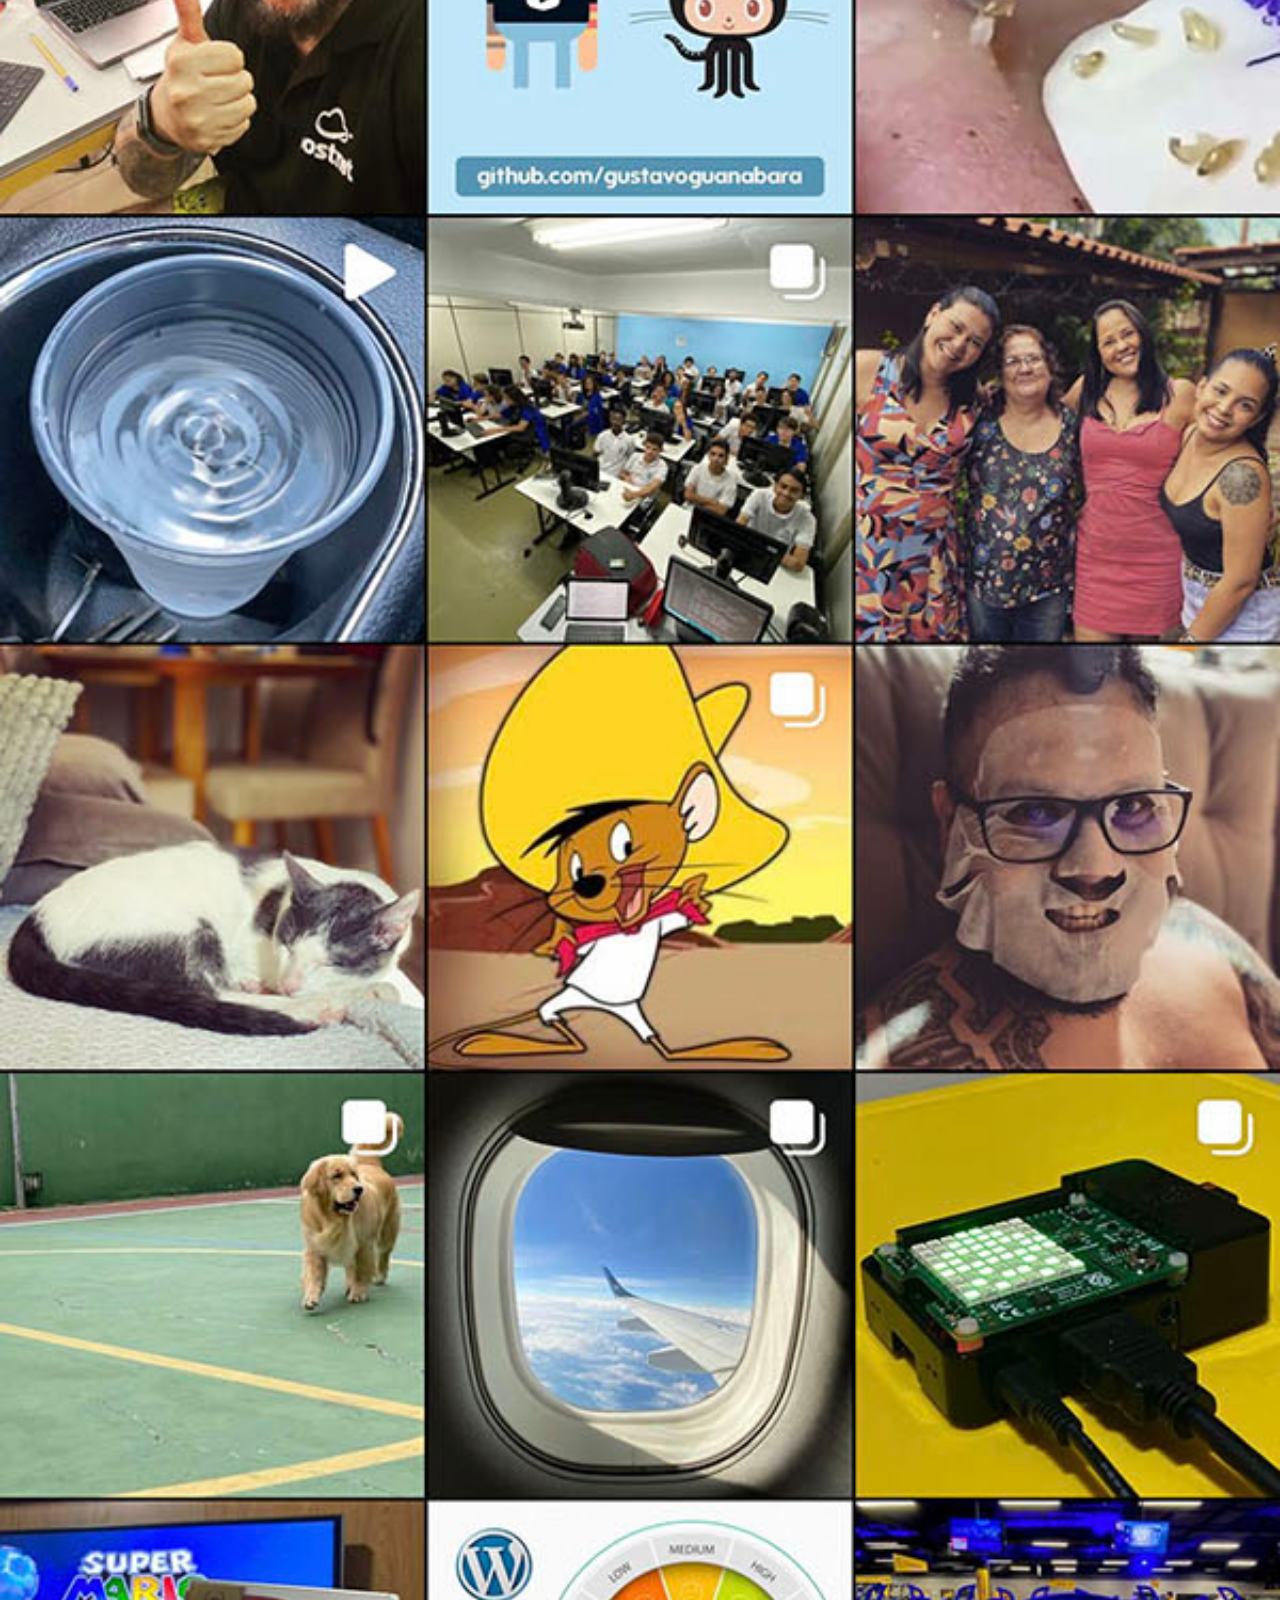
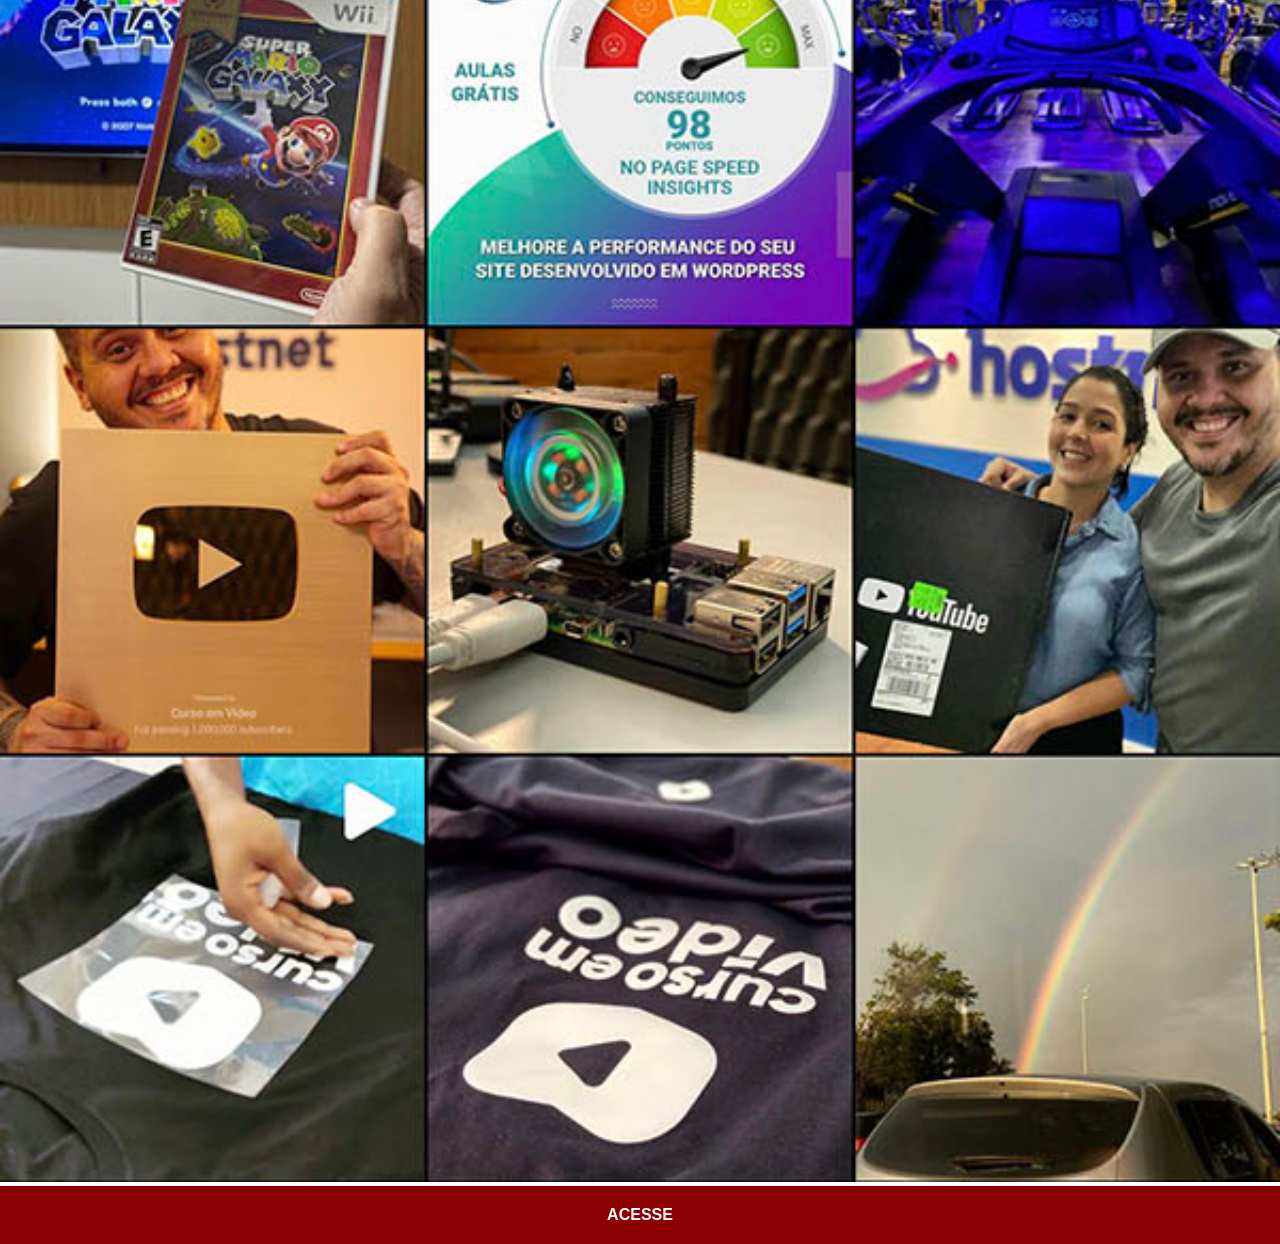
<file: instagram.html>
<!DOCTYPE html>
<html lang="pt-br">
<head>
  <meta charset="UTF-8">
  <meta name="viewport" content="width=device-width, initial-scale=1.0">
  <title>instagram</title>
  <link rel="stylesheet" href="estilos/social.css">
</head>
<body>
  <img src="imagens/tela-instagram.jpg" alt="">
  <a href="https://www.instagram.com/gustavoguanabara/" target="_blank">ACESSE</a>
</body>
</html>
</file>
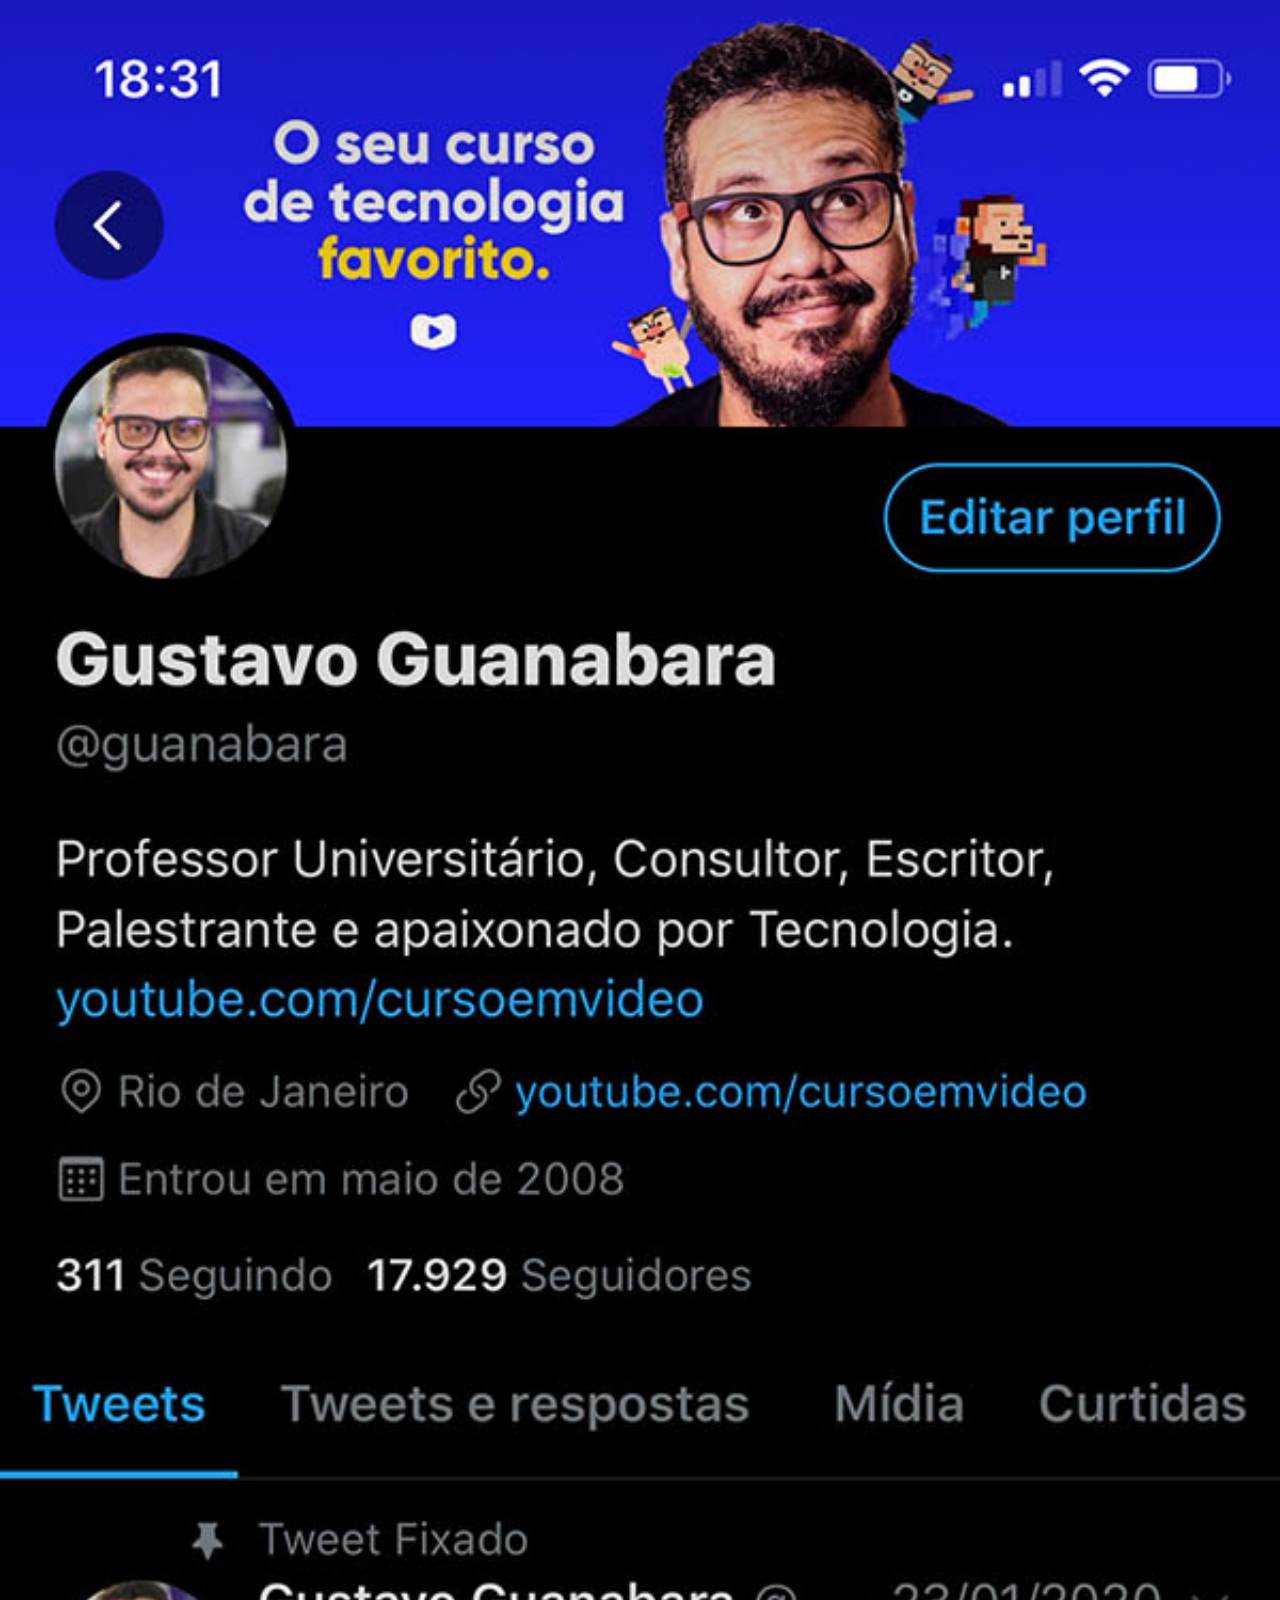
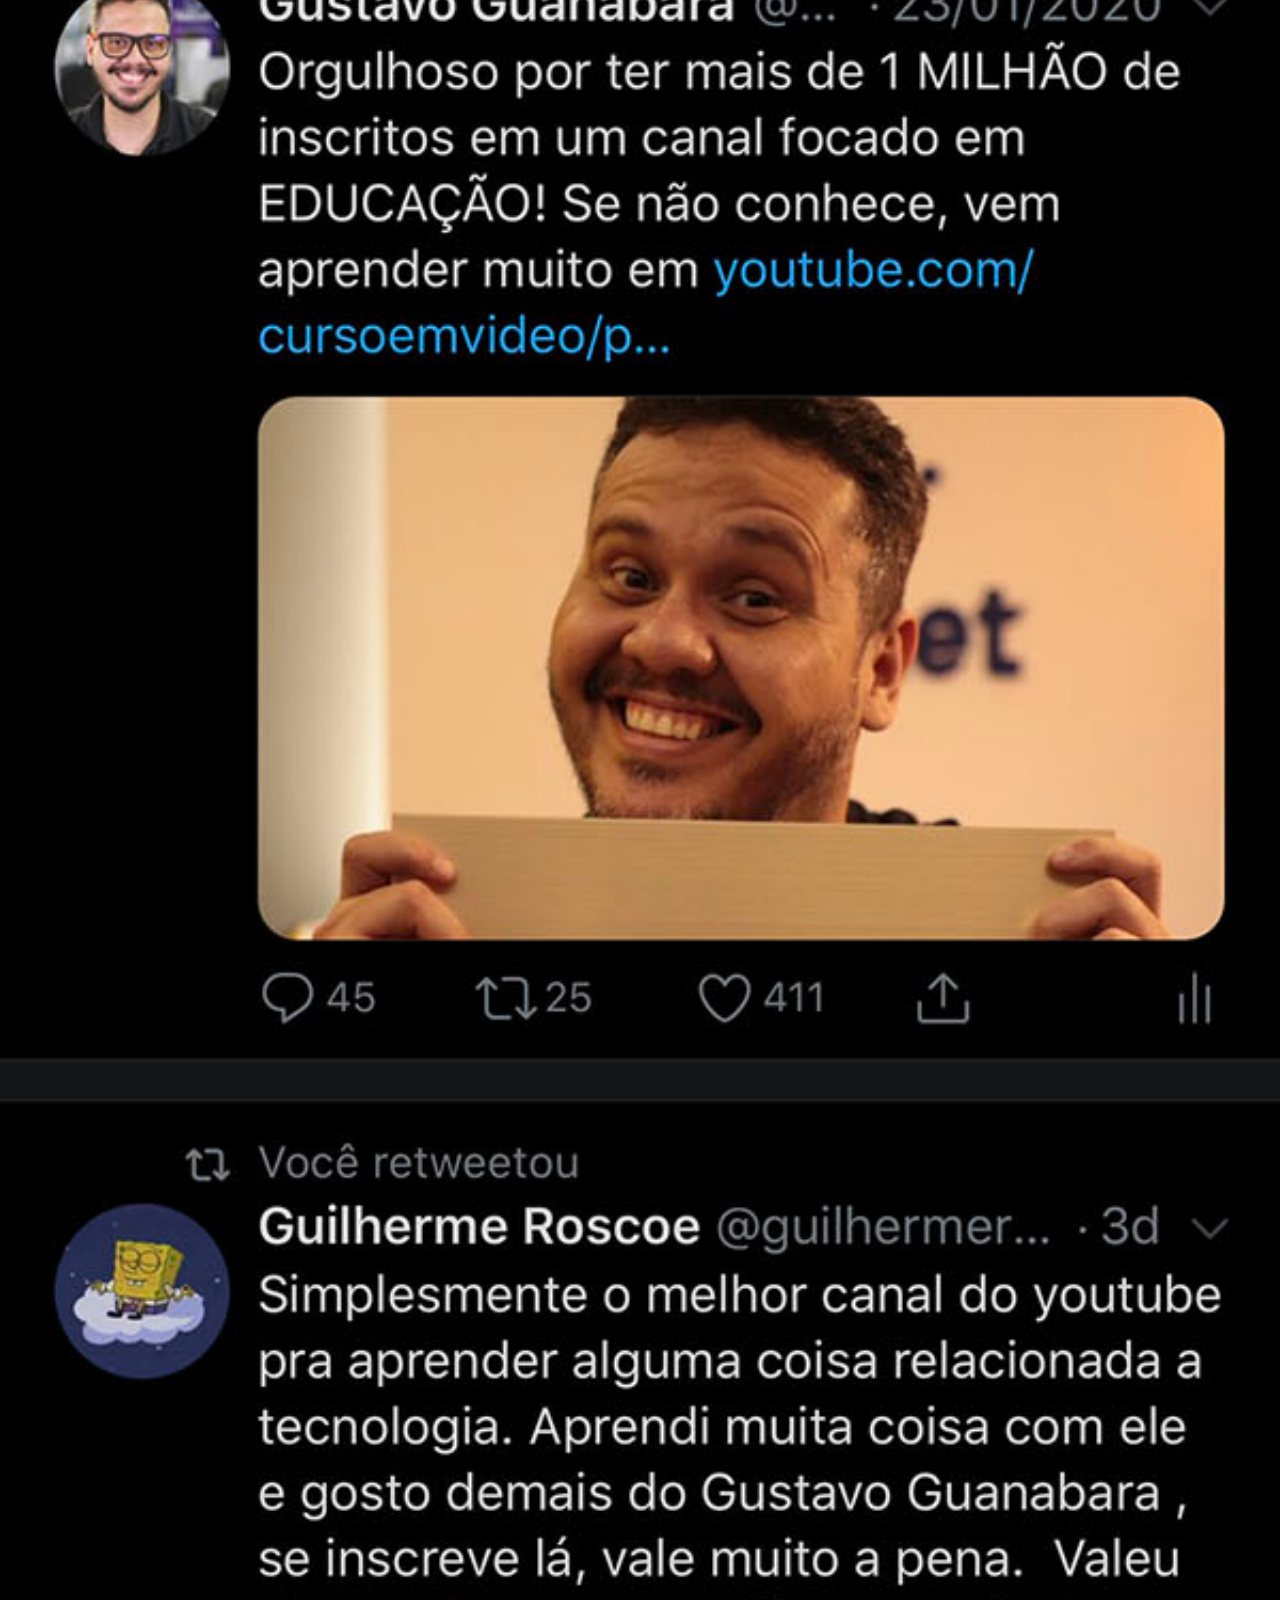
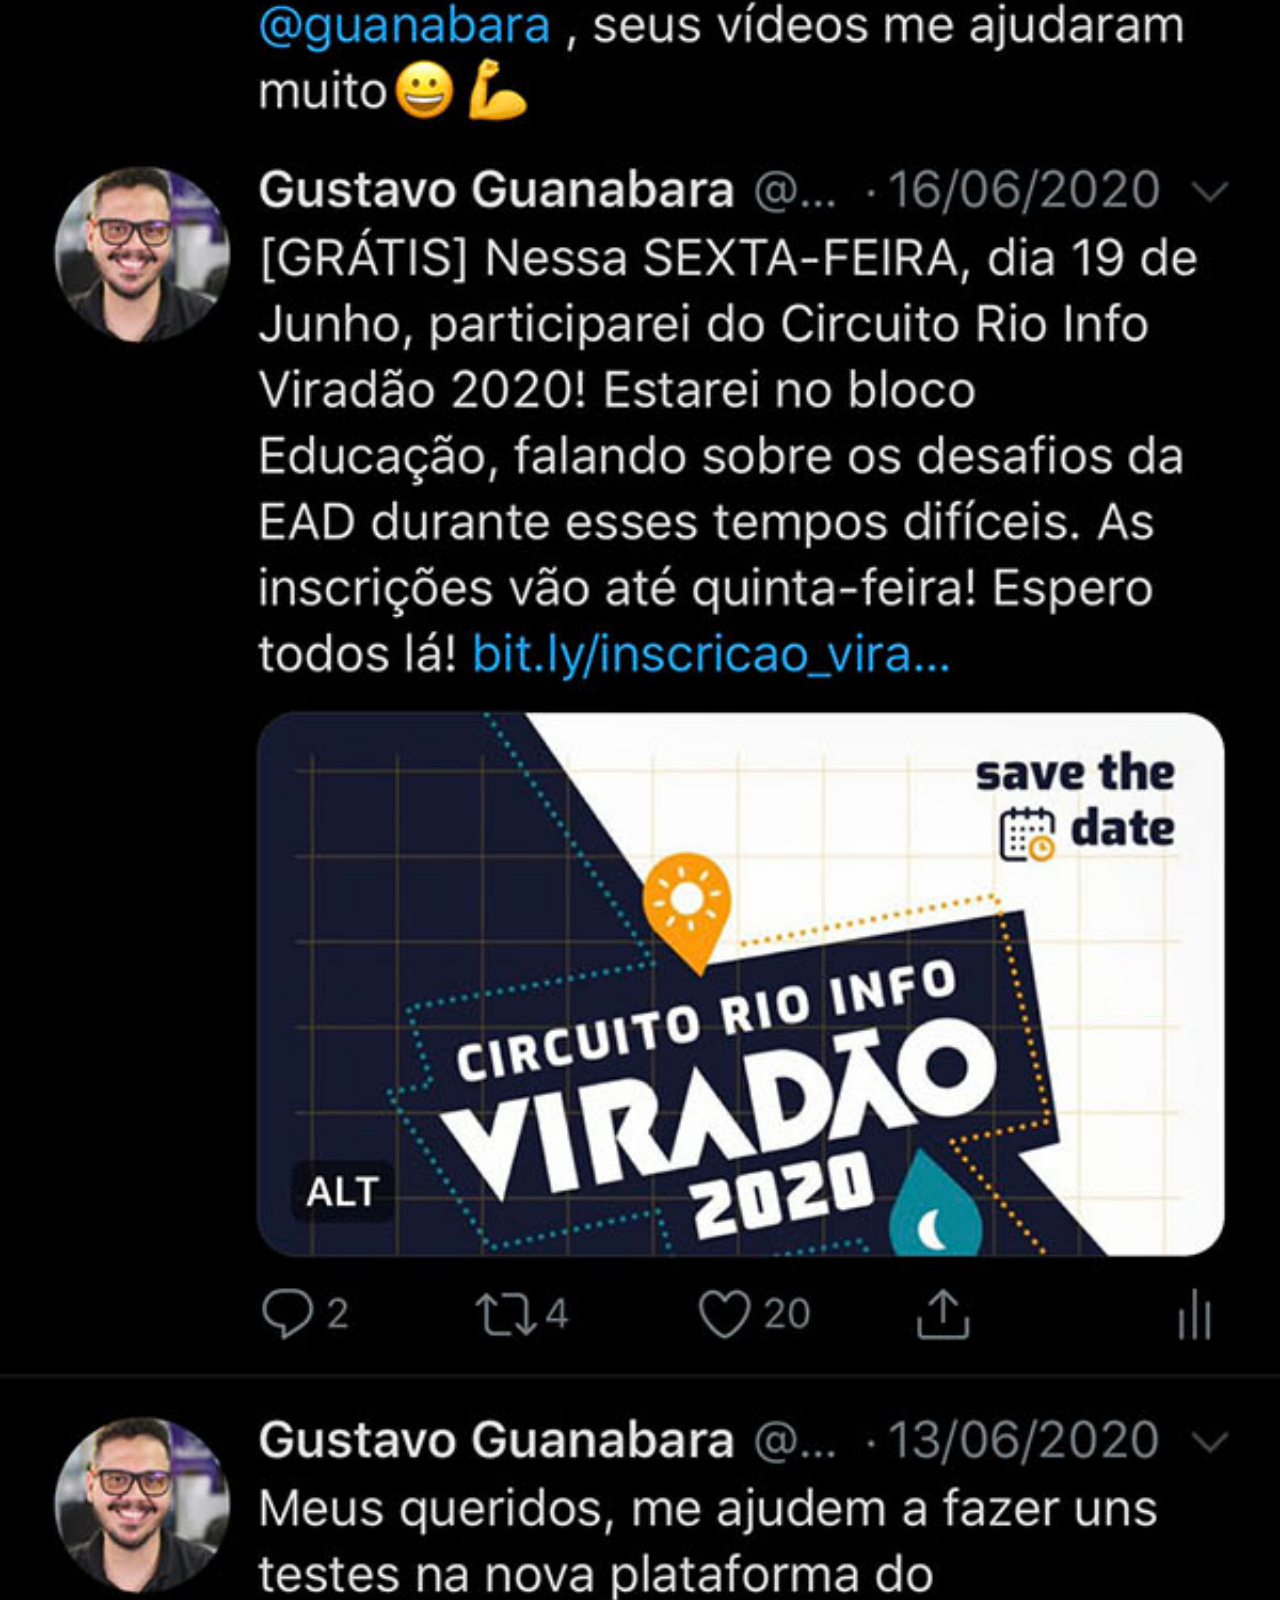
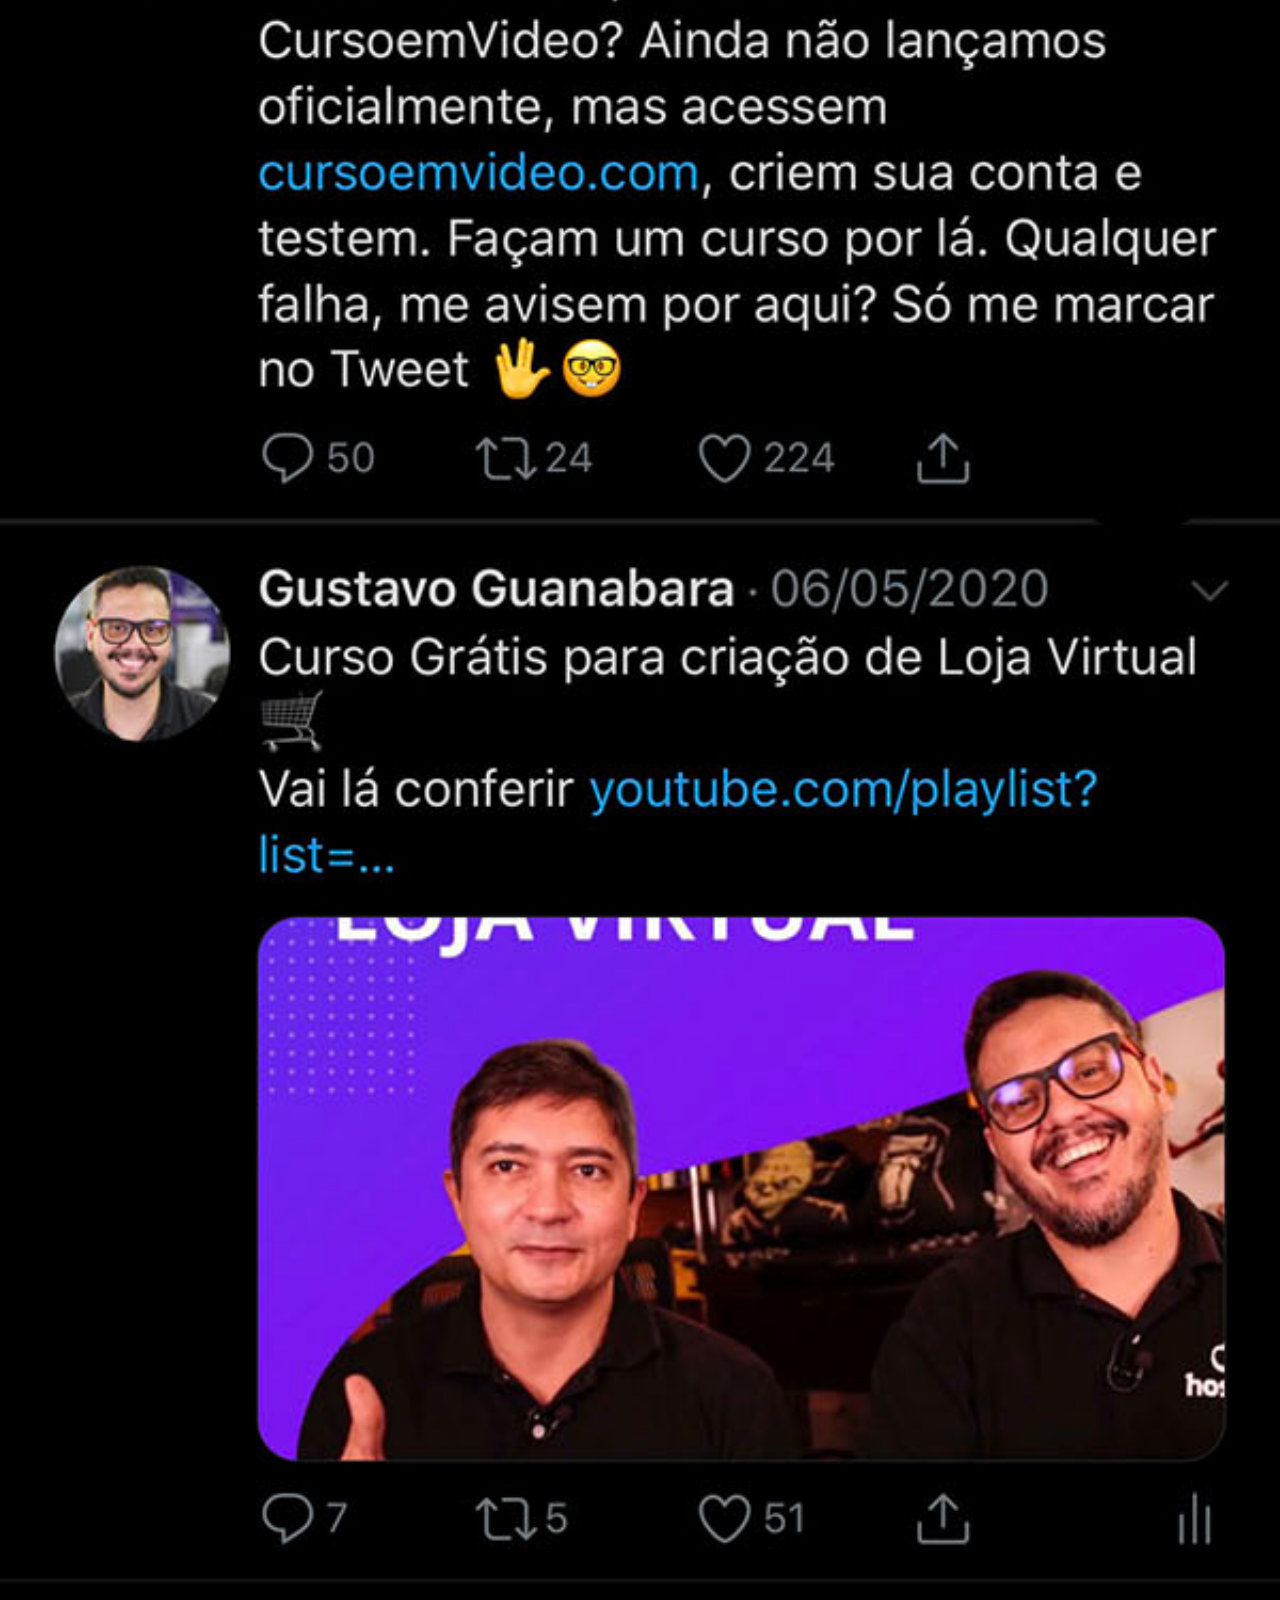
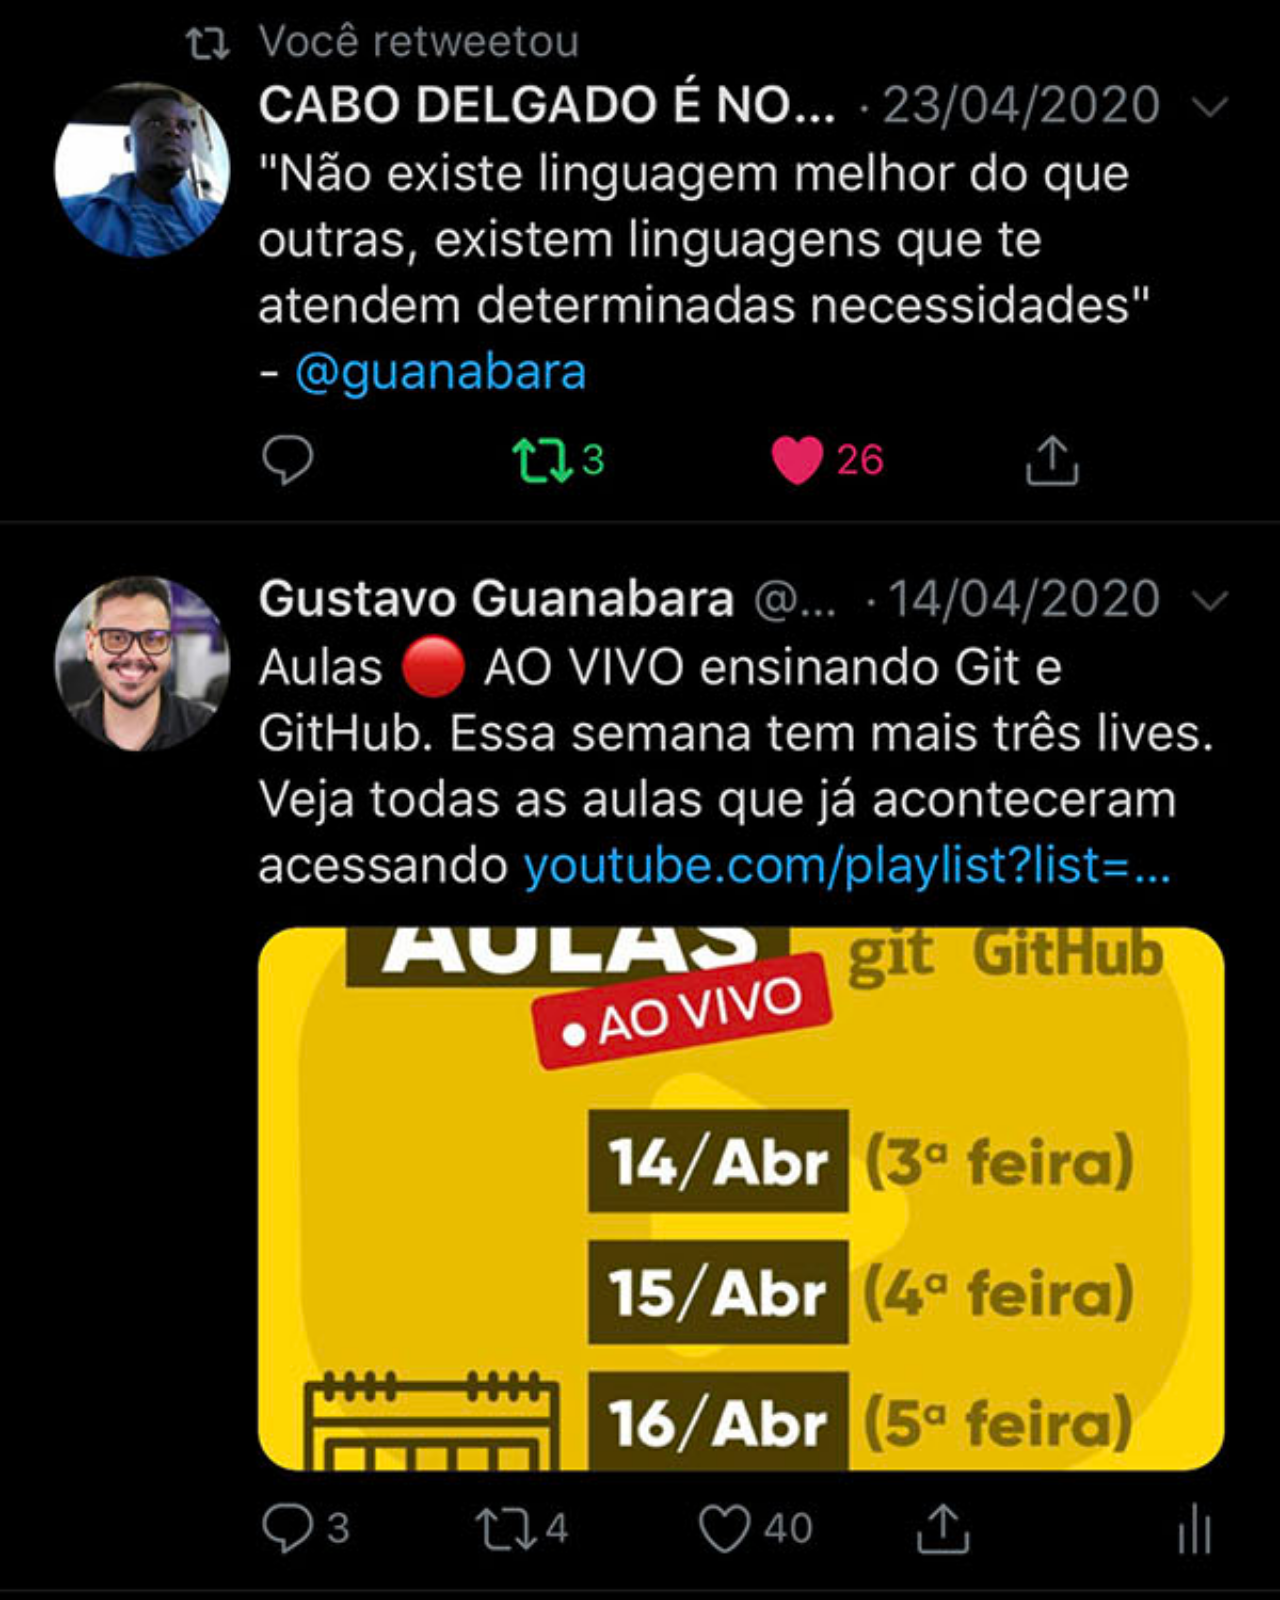
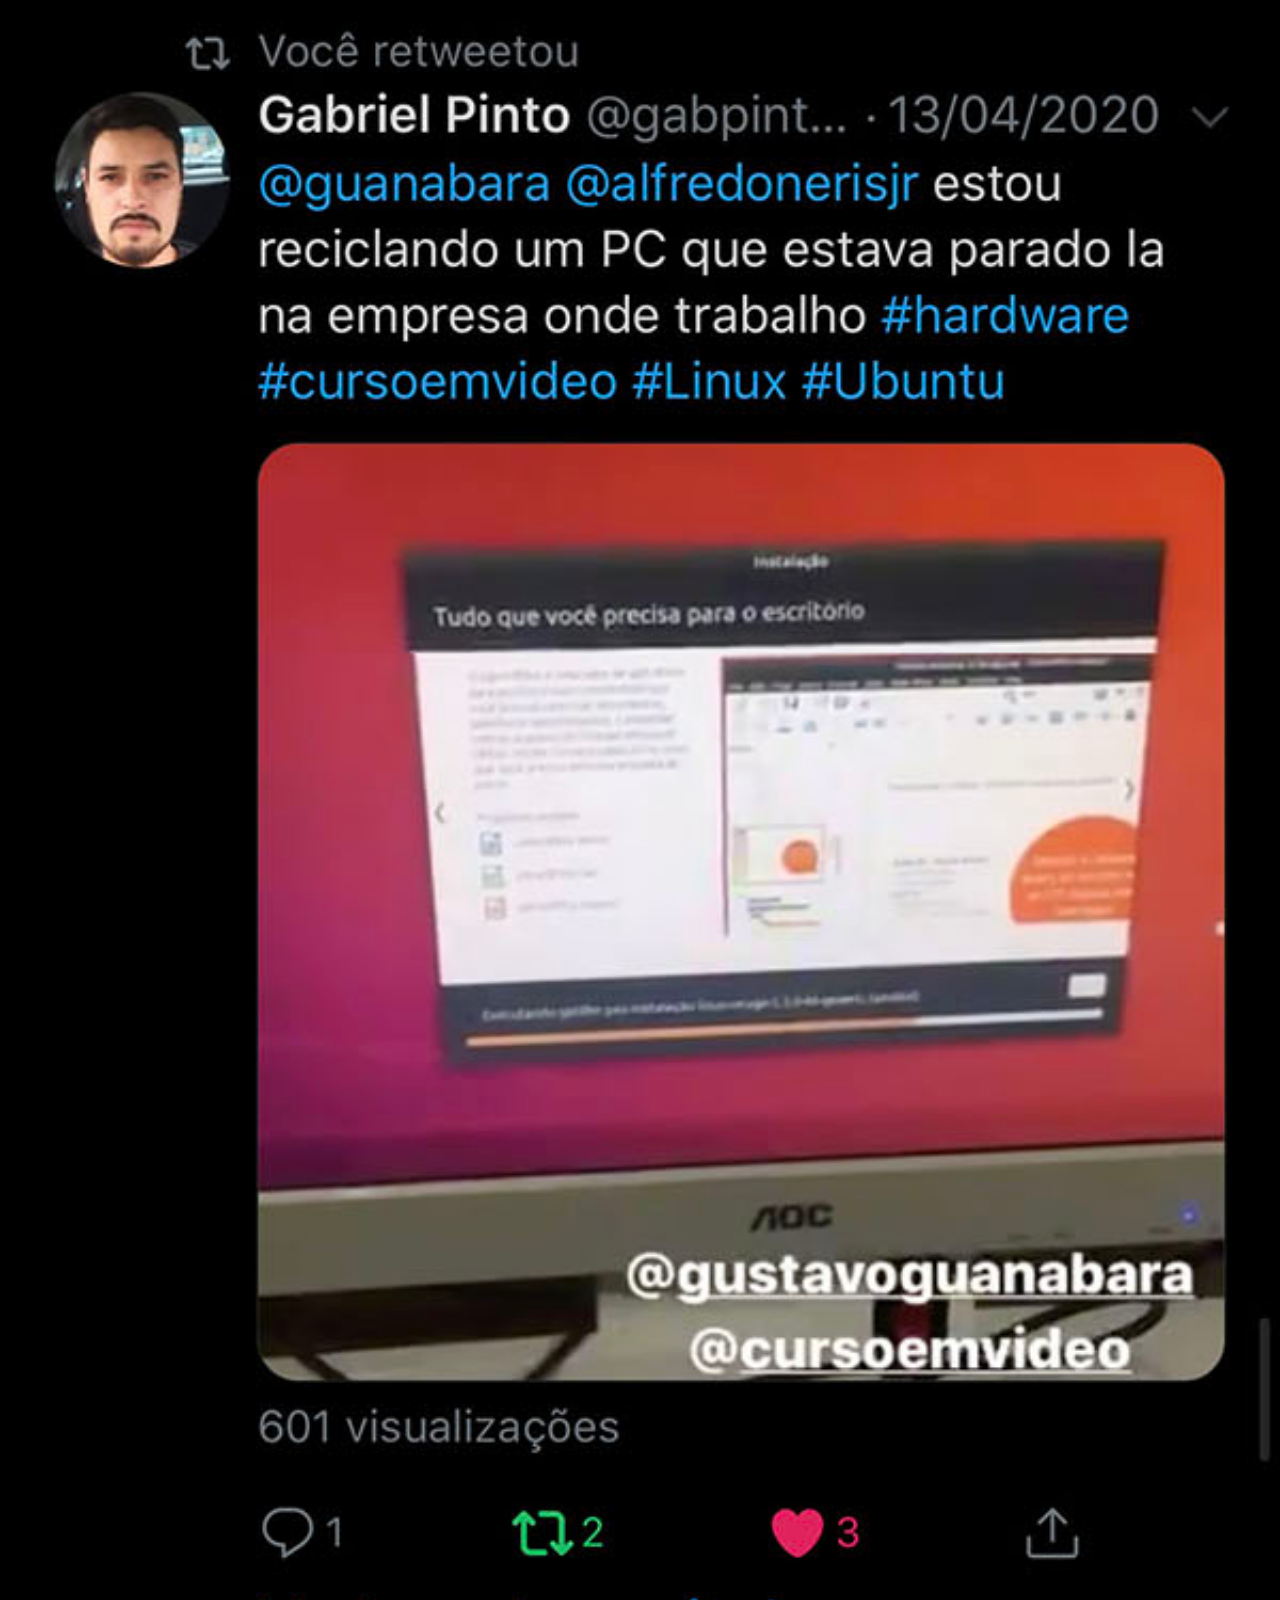
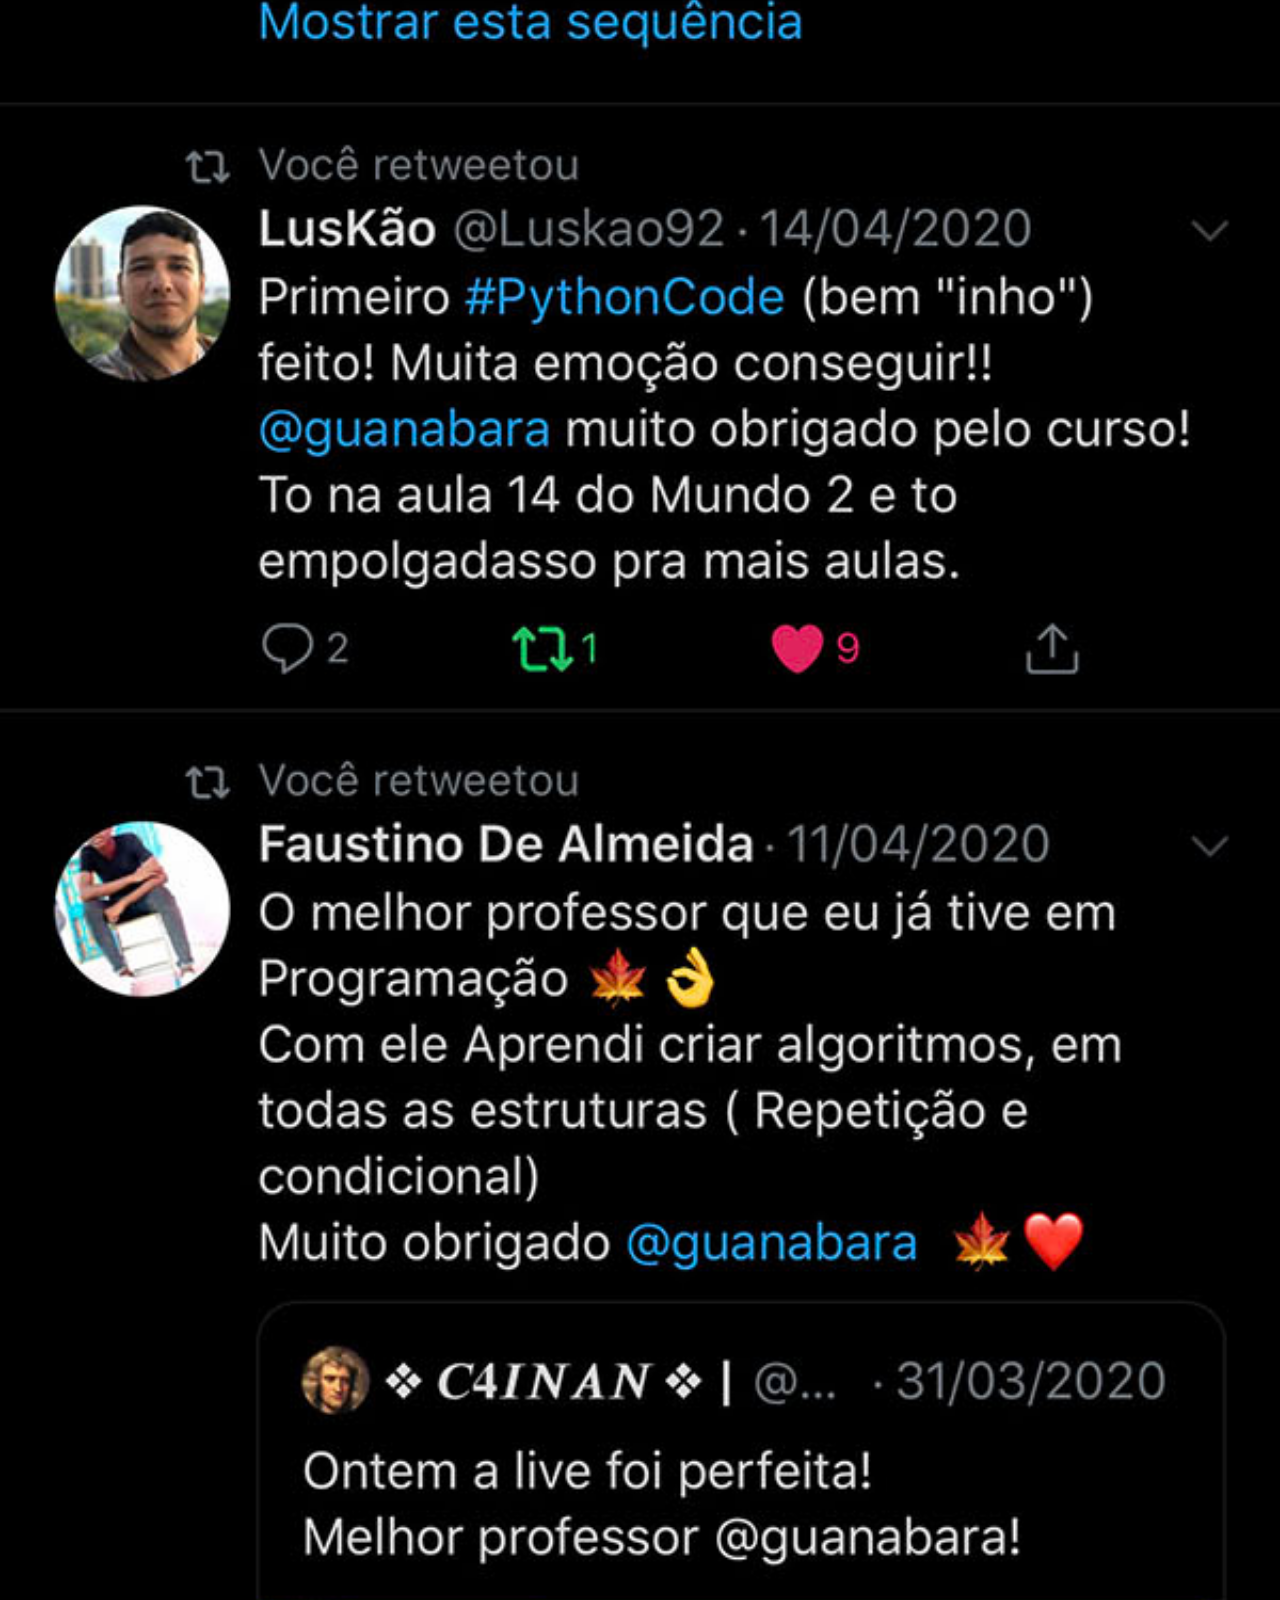
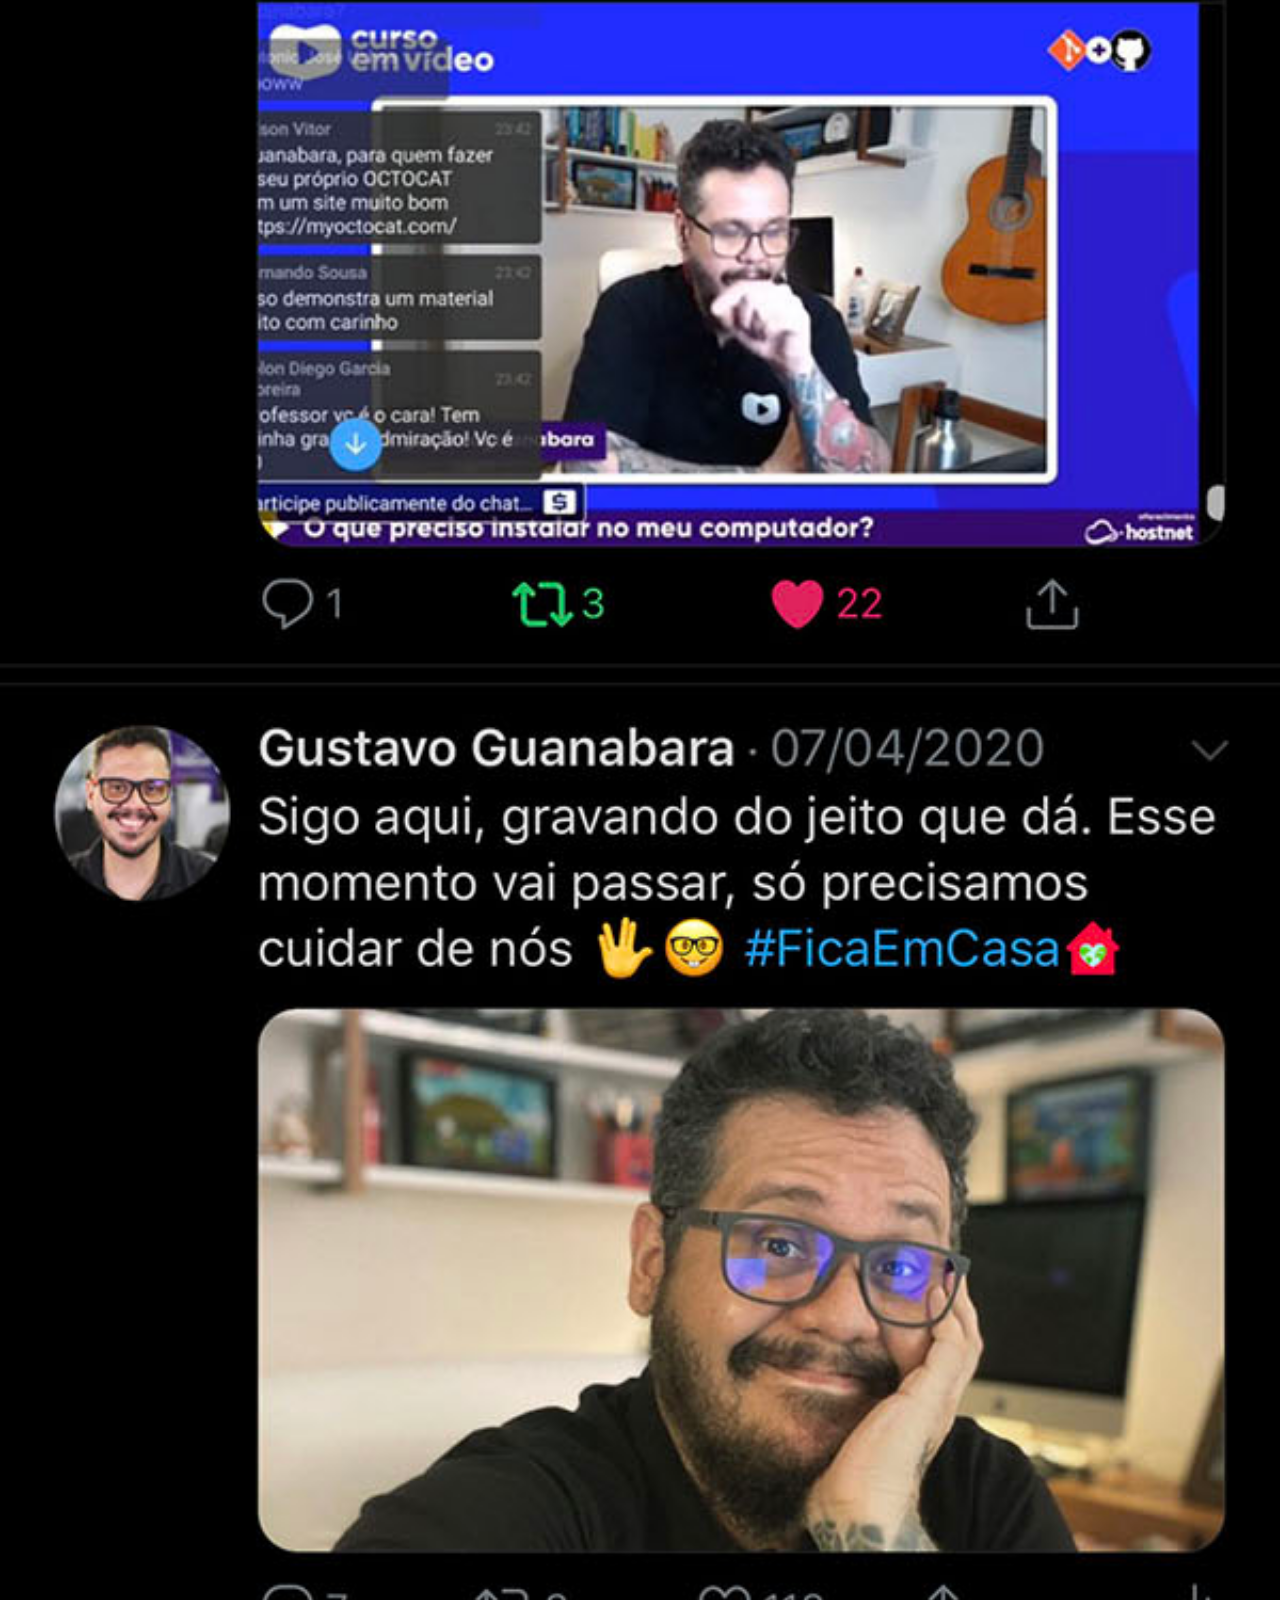
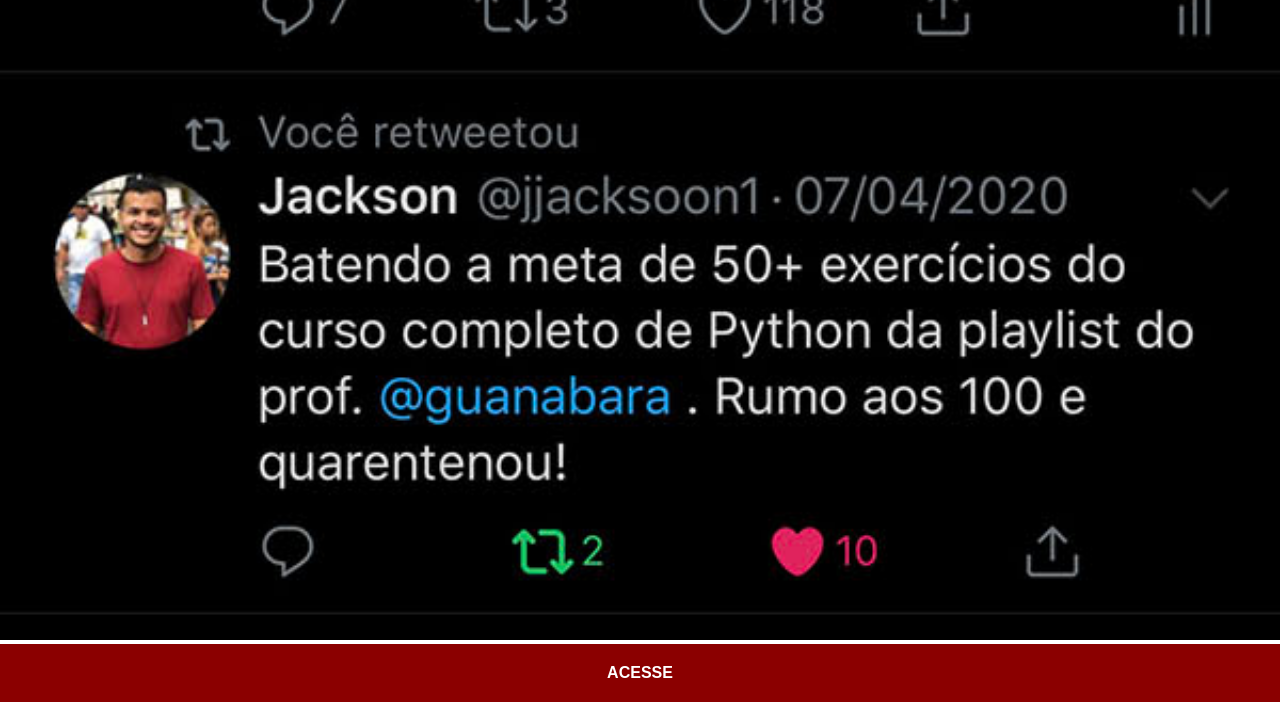
<file: twitter.html>
<!DOCTYPE html>
<html lang="pt-br">
<head>
  <meta charset="UTF-8">
  <meta name="viewport" content="width=device-width, initial-scale=1.0">
  <title>twitter</title>
  <link rel="stylesheet" href="estilos/social.css">
</head>
<body>
  <img src="imagens/tela-twitter.jpg" alt="">
  <a href="https://x.com/guanabara" target="_blank">ACESSE</a>
</body>
</html>
</file>
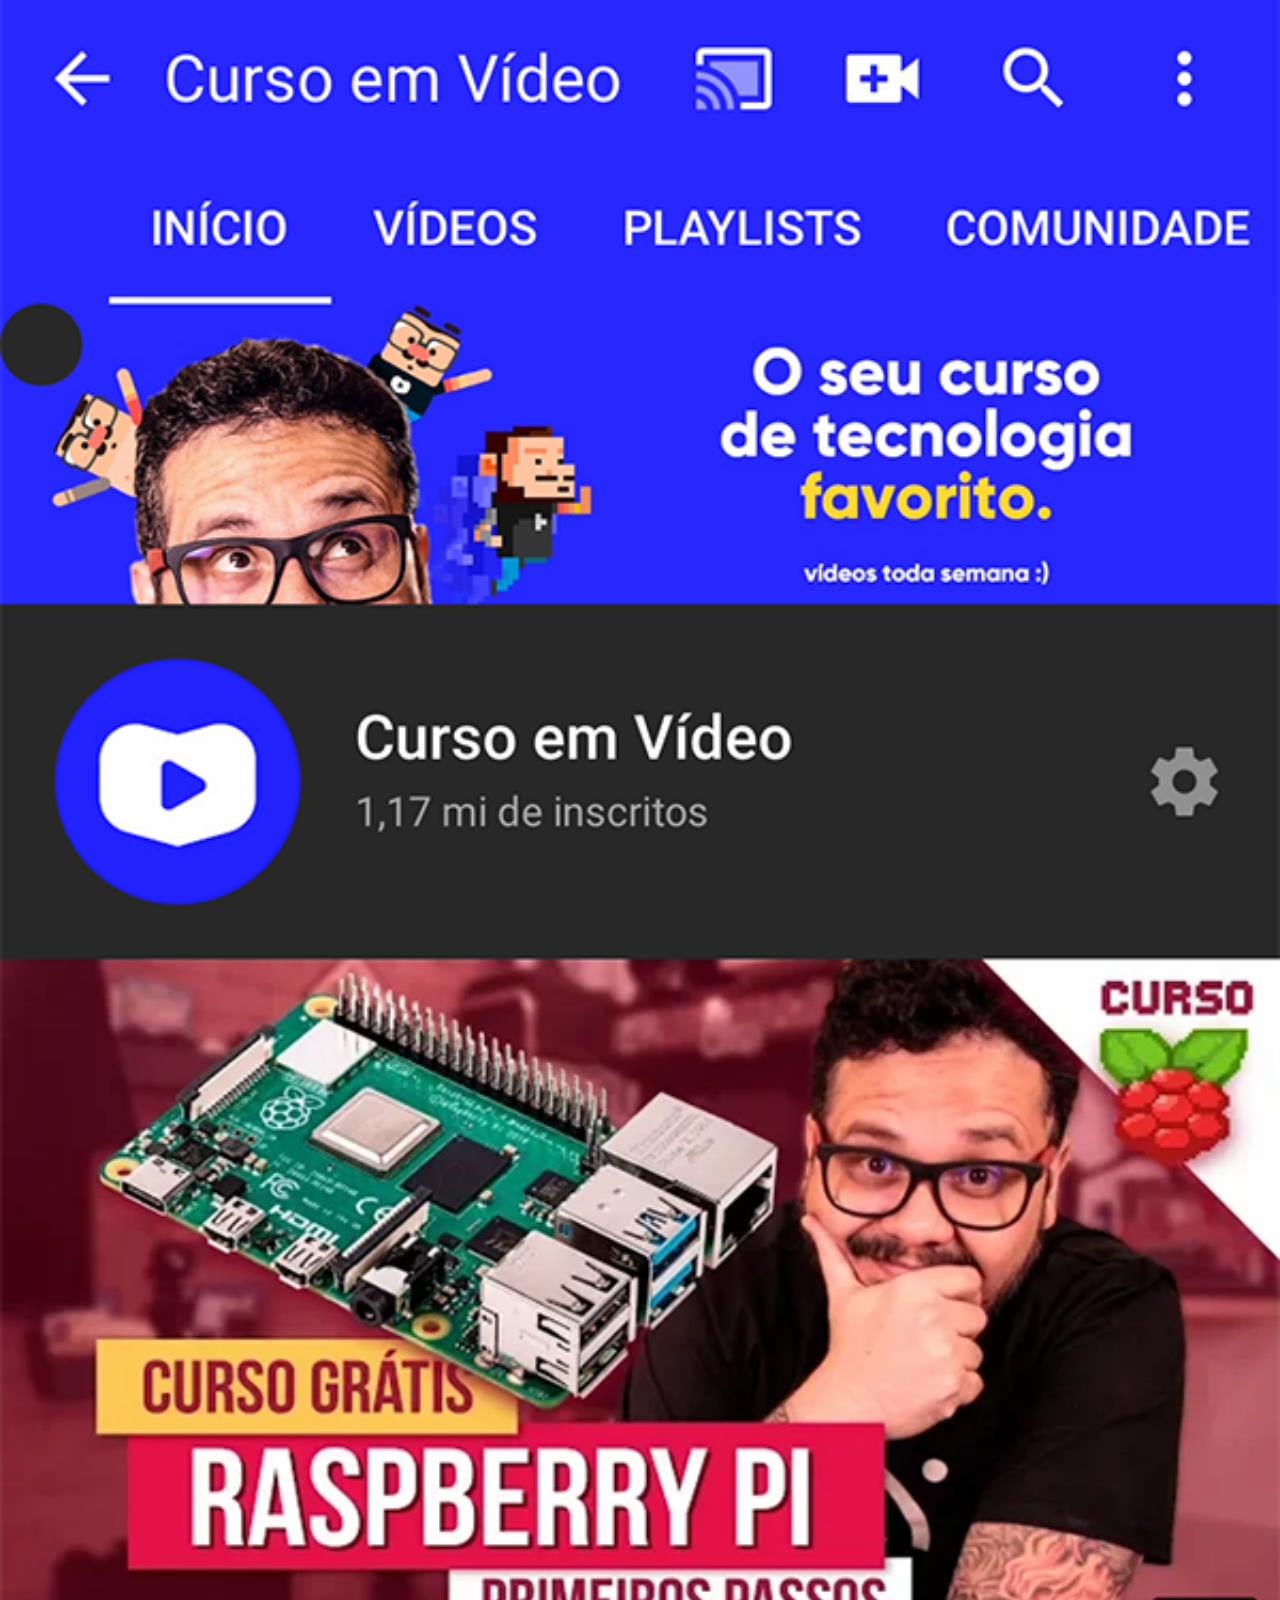
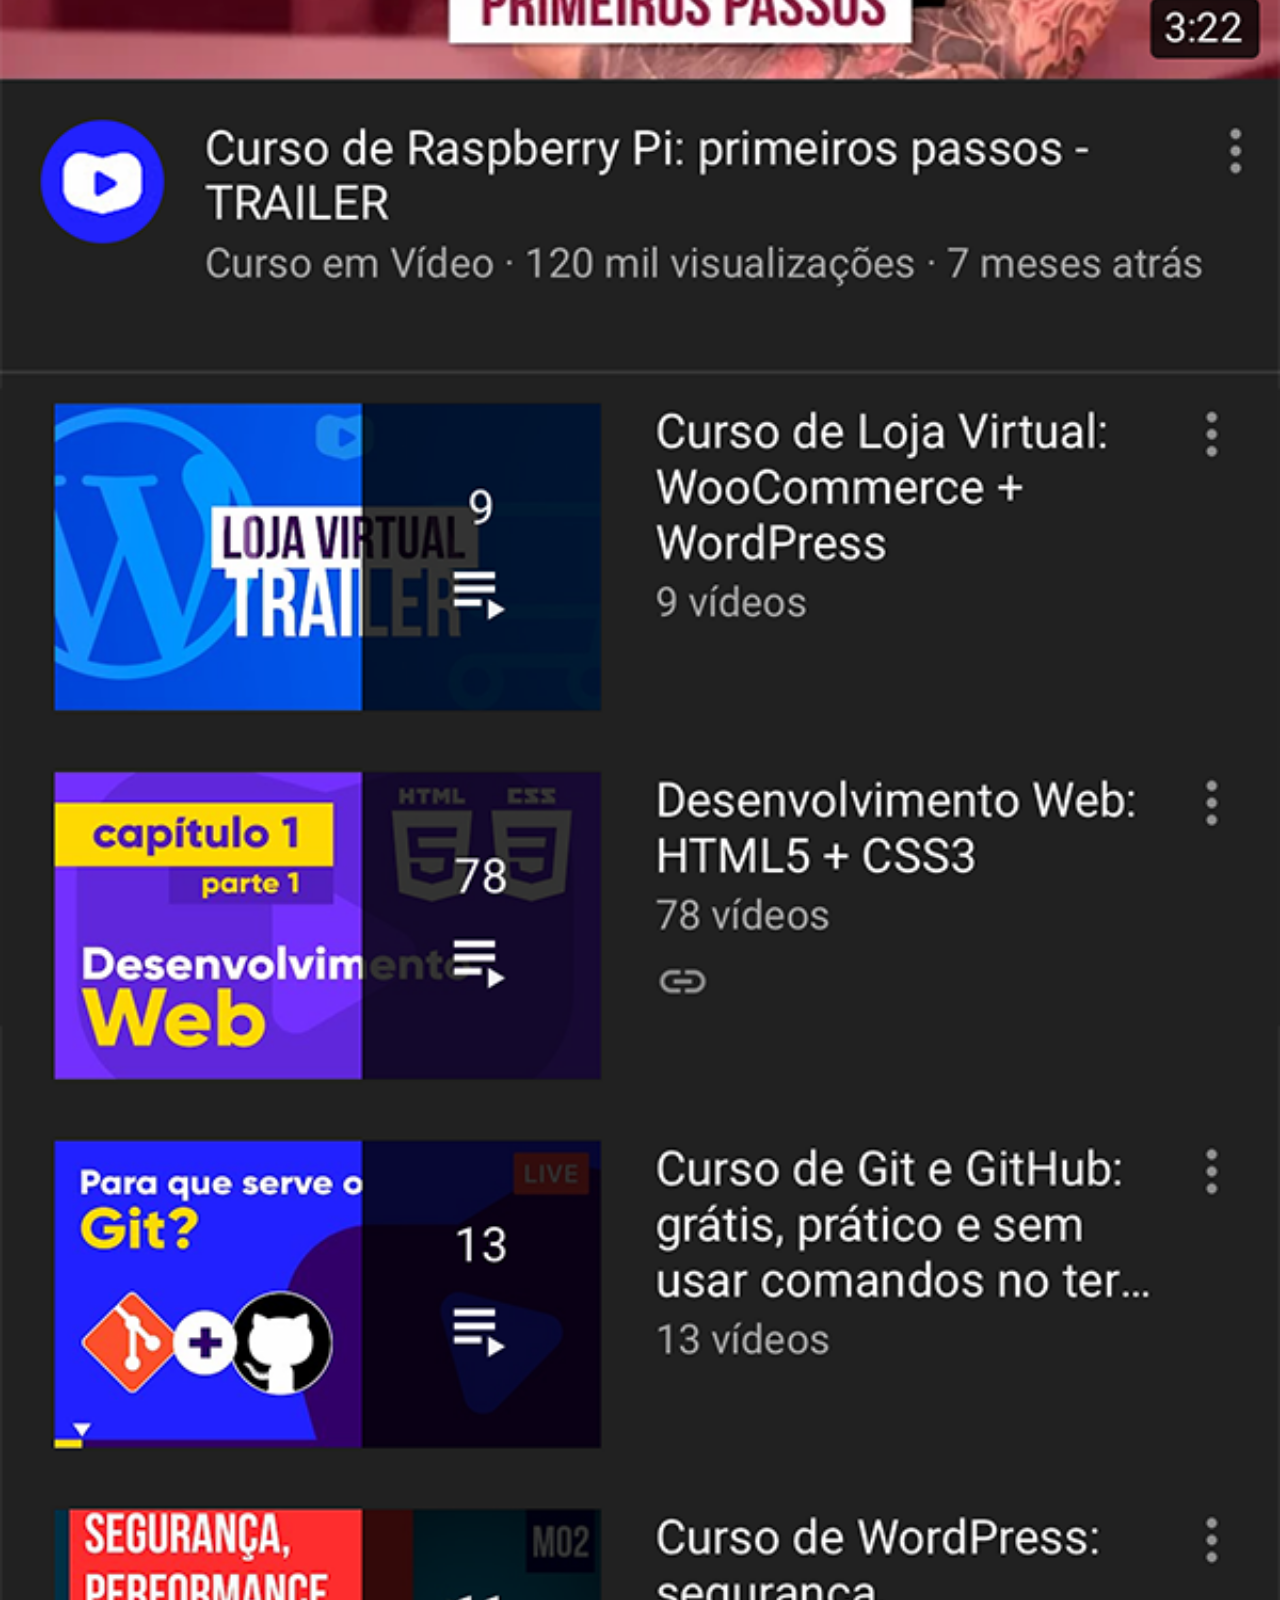
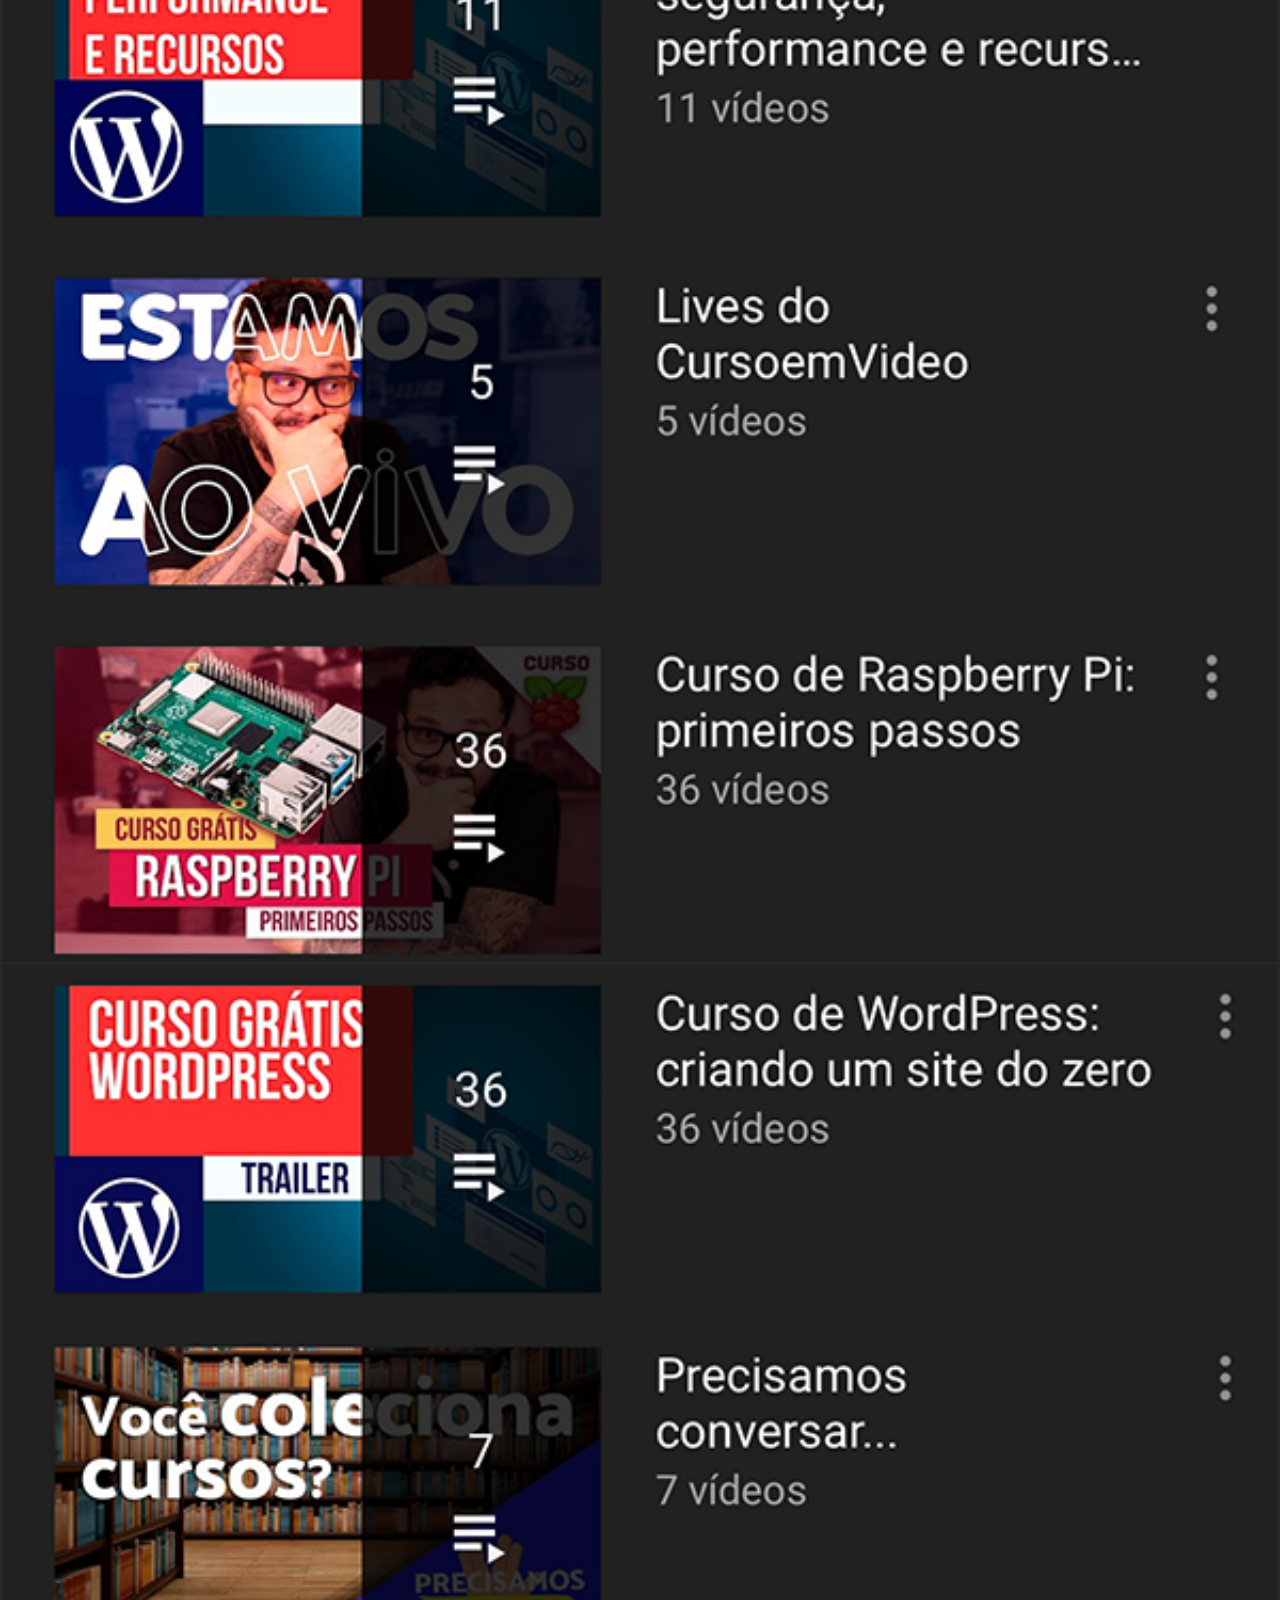
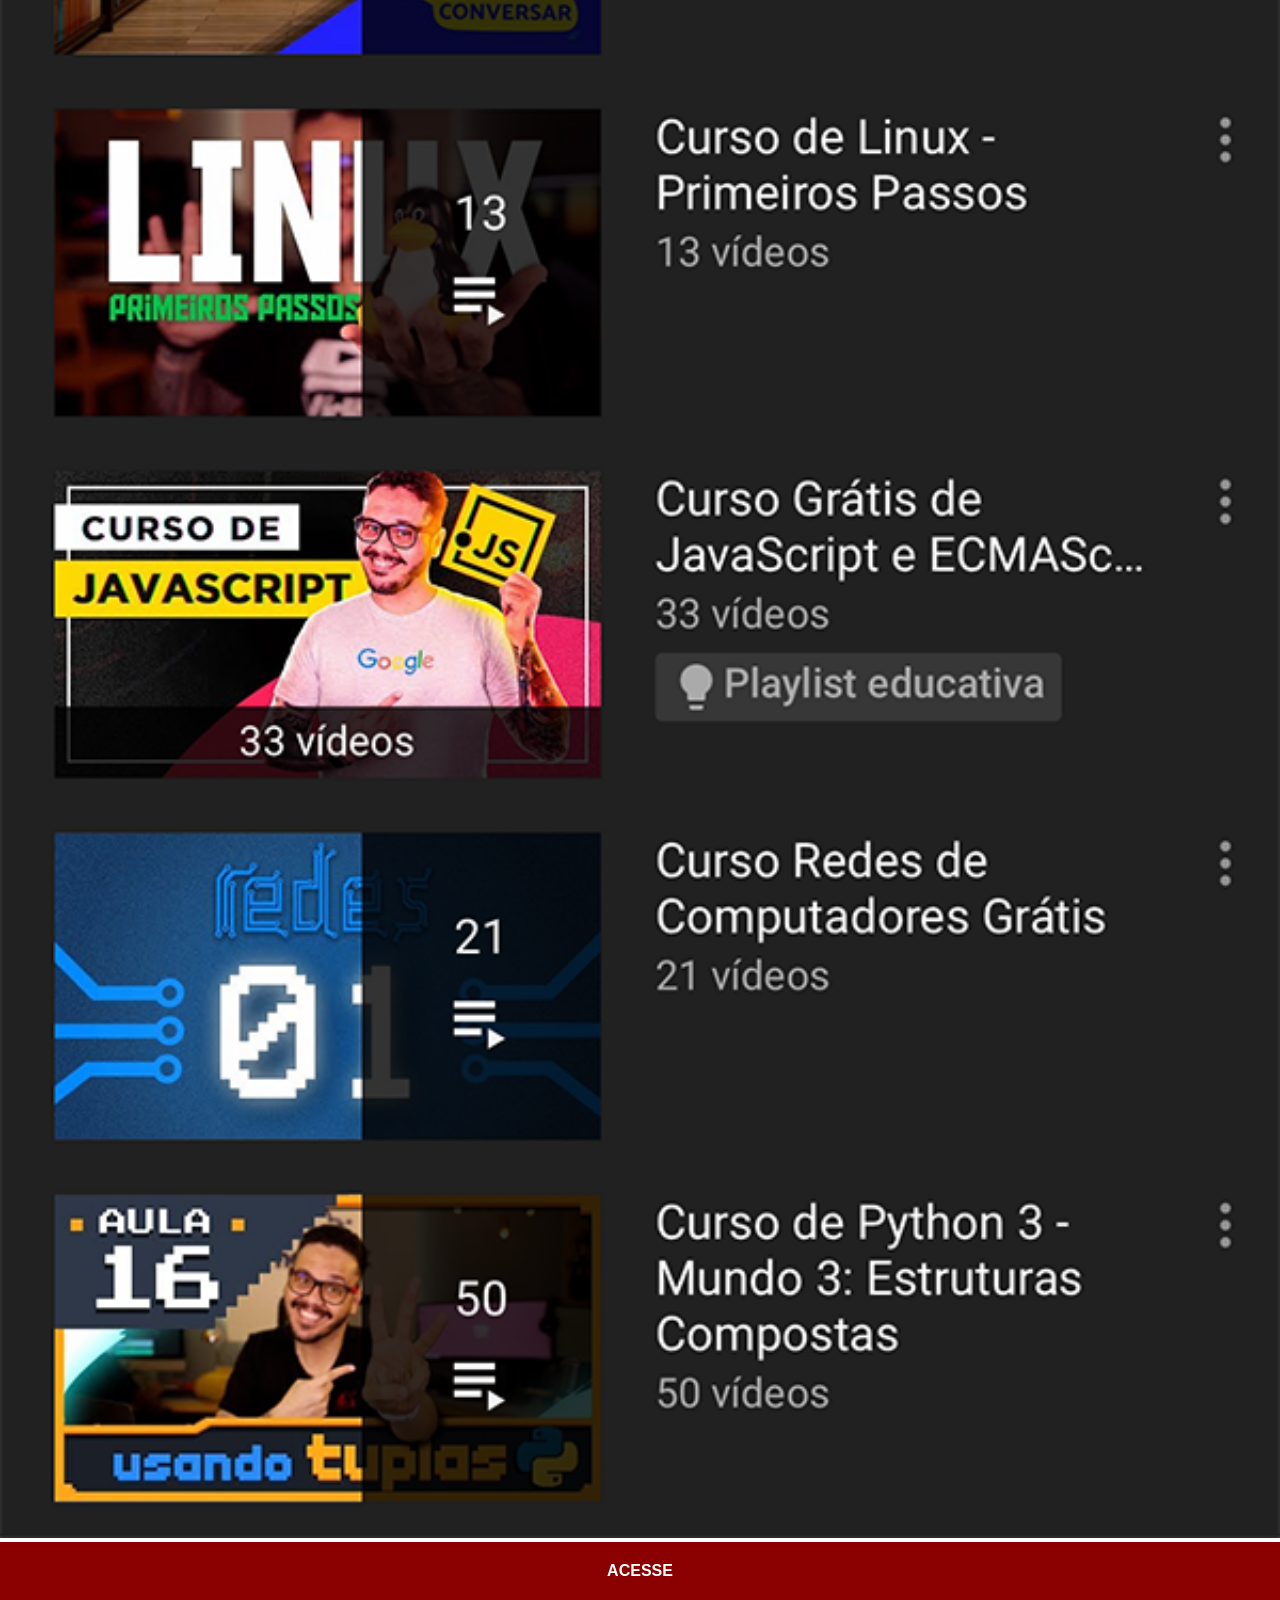
<file: youtube.html>
<!DOCTYPE html>
<html lang="pt-br">
<head>
  <meta charset="UTF-8">
  <meta name="viewport" content="width=device-width, initial-scale=1.0">
  <title>youtube</title>
  <link rel="stylesheet" href="estilos/social.css">
</head>
<body>
  <img src="imagens/tela-youtube.png" alt="">
  <a href="https://www.youtube.com/@cursoemvideo/playlists" target="_blank">ACESSE</a>
</body>
</html>
</file>
<file: estilos/style.css>
@charset "UTF-8";


* {
  margin: 0px;
  padding: 0px;
  font-family: Arial, Helvetica, sans-serif;
}

html, body {
  height: 100vh;
  width: 100vw;
  background-color: black;
}

body {
  background: url(../imagens/fundo-madeira.jpg) no-repeat top center;
  background-size: cover;
  background-attachment: fixed;
}

main {
  position: relative;
  height: 100vh;
}

#telefone {
  position: absolute;
  top: 50%;
  left: 50%;
  transform: translate(-50%, -50%);

  height: 627px;
  width: 311px;
  background: url('../imagens/frame-iphone.png') no-repeat;
}

#tela {
  position: relative;
  top: 80px;
  left: 22px;
  width: 267px;
  height: 471px;
}

#redes-sociais {
  text-align: right;
}

#redes-sociais img {
  width: 50px;
  margin: 10px;
  border-radius: 50%;
  box-shadow: 2px 2px 5px rgba(0, 0, 0, 0.4);
  box-sizing: border-box;
}

#redes-sociais img:hover {
  border: 2px solid rgba(255, 255, 255, 0.6);
  transform: translate(-3px, -3px);
  box-shadow: 5px 5px 10px rgba(0, 0, 0, 0.6);
  transition: transform 0.3s, border 1s;
}
</file>
<file: estilos/social.css>
@charset "UTF-8";

  * {
      margin: 0px;
      padding: 0px;
      font-family: Arial, Helvetica, sans-serif;
    }

    ::-webkit-scrollbar {
      width: 0px;
      height: 0px;
    }

    img {
      width: 100vw;
    }

    a {
      display: block;
      background-color: darkred;
      color: white;
      padding: 20px;
      text-align: center;
      font-weight: bolder;
      text-decoration: none;
    }

    a:hover {
      background-color: red;
      transition: background-color .5s;
    }
</file>
